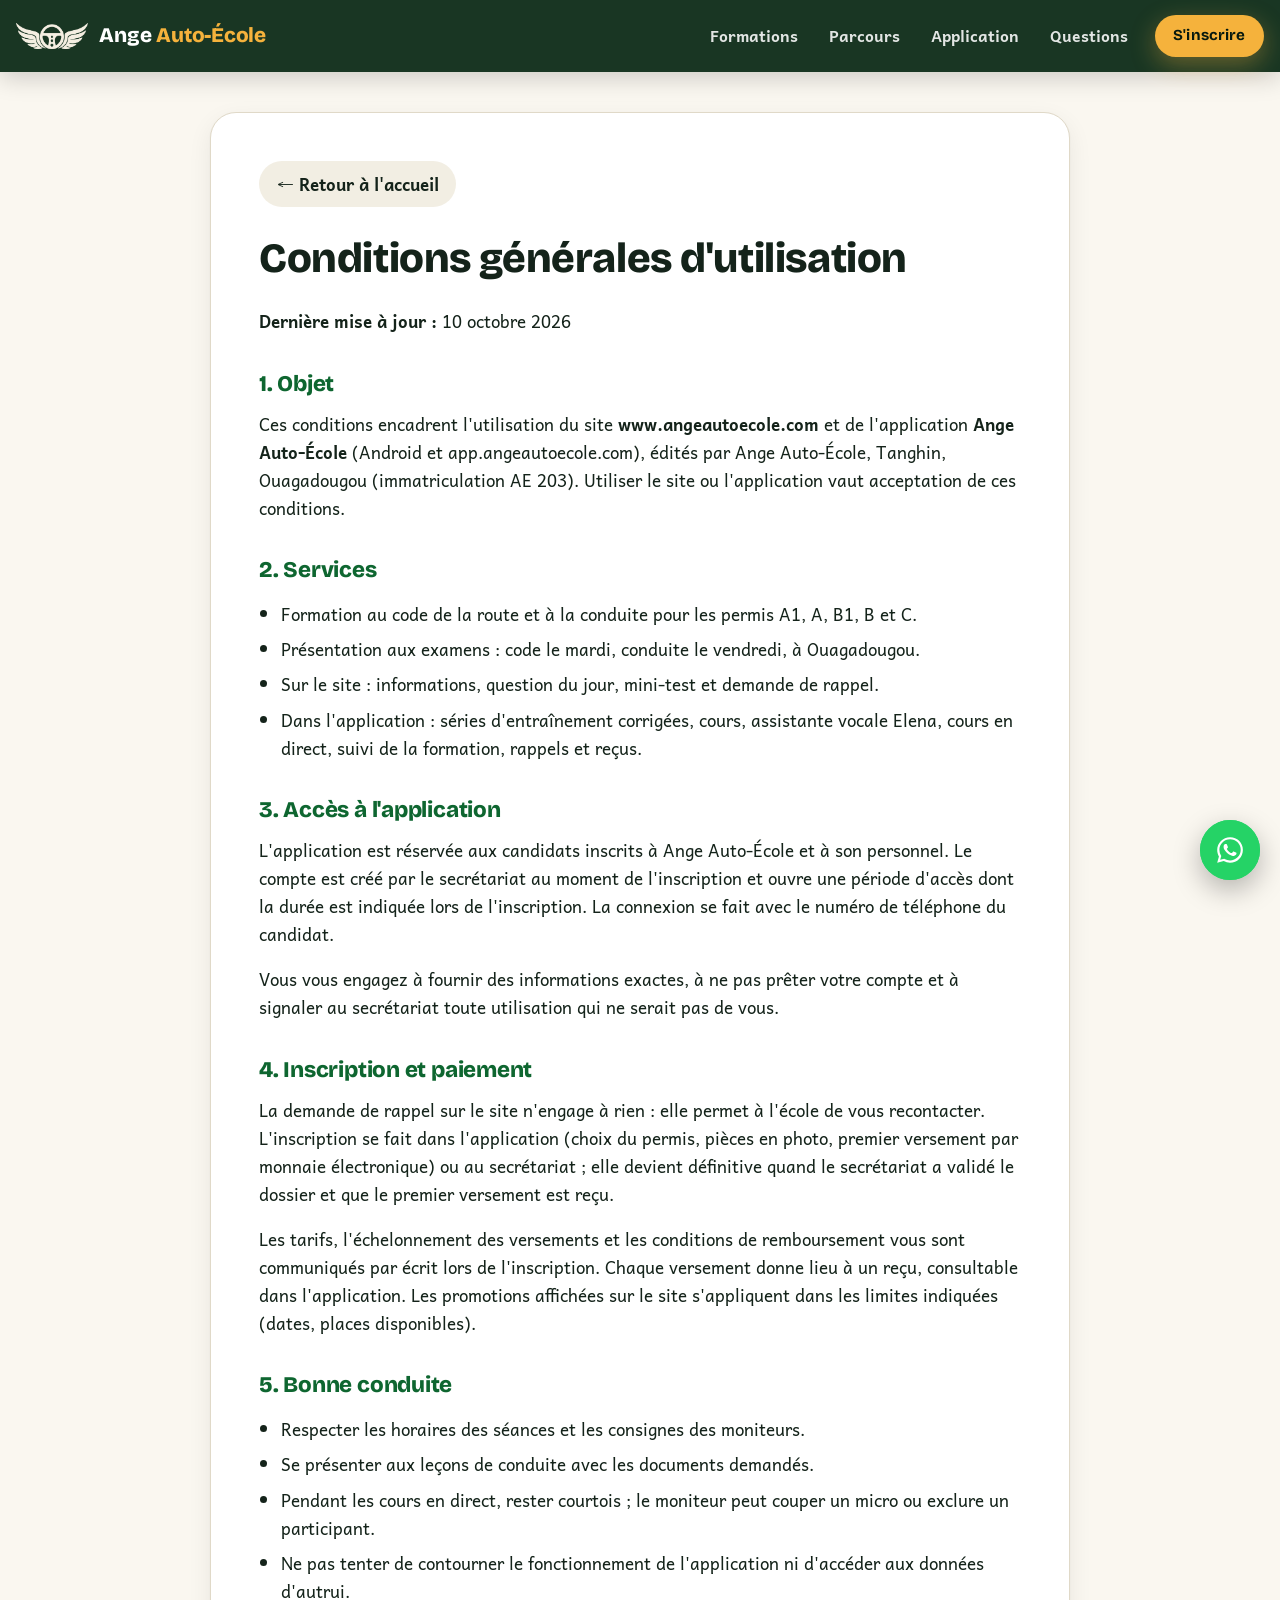
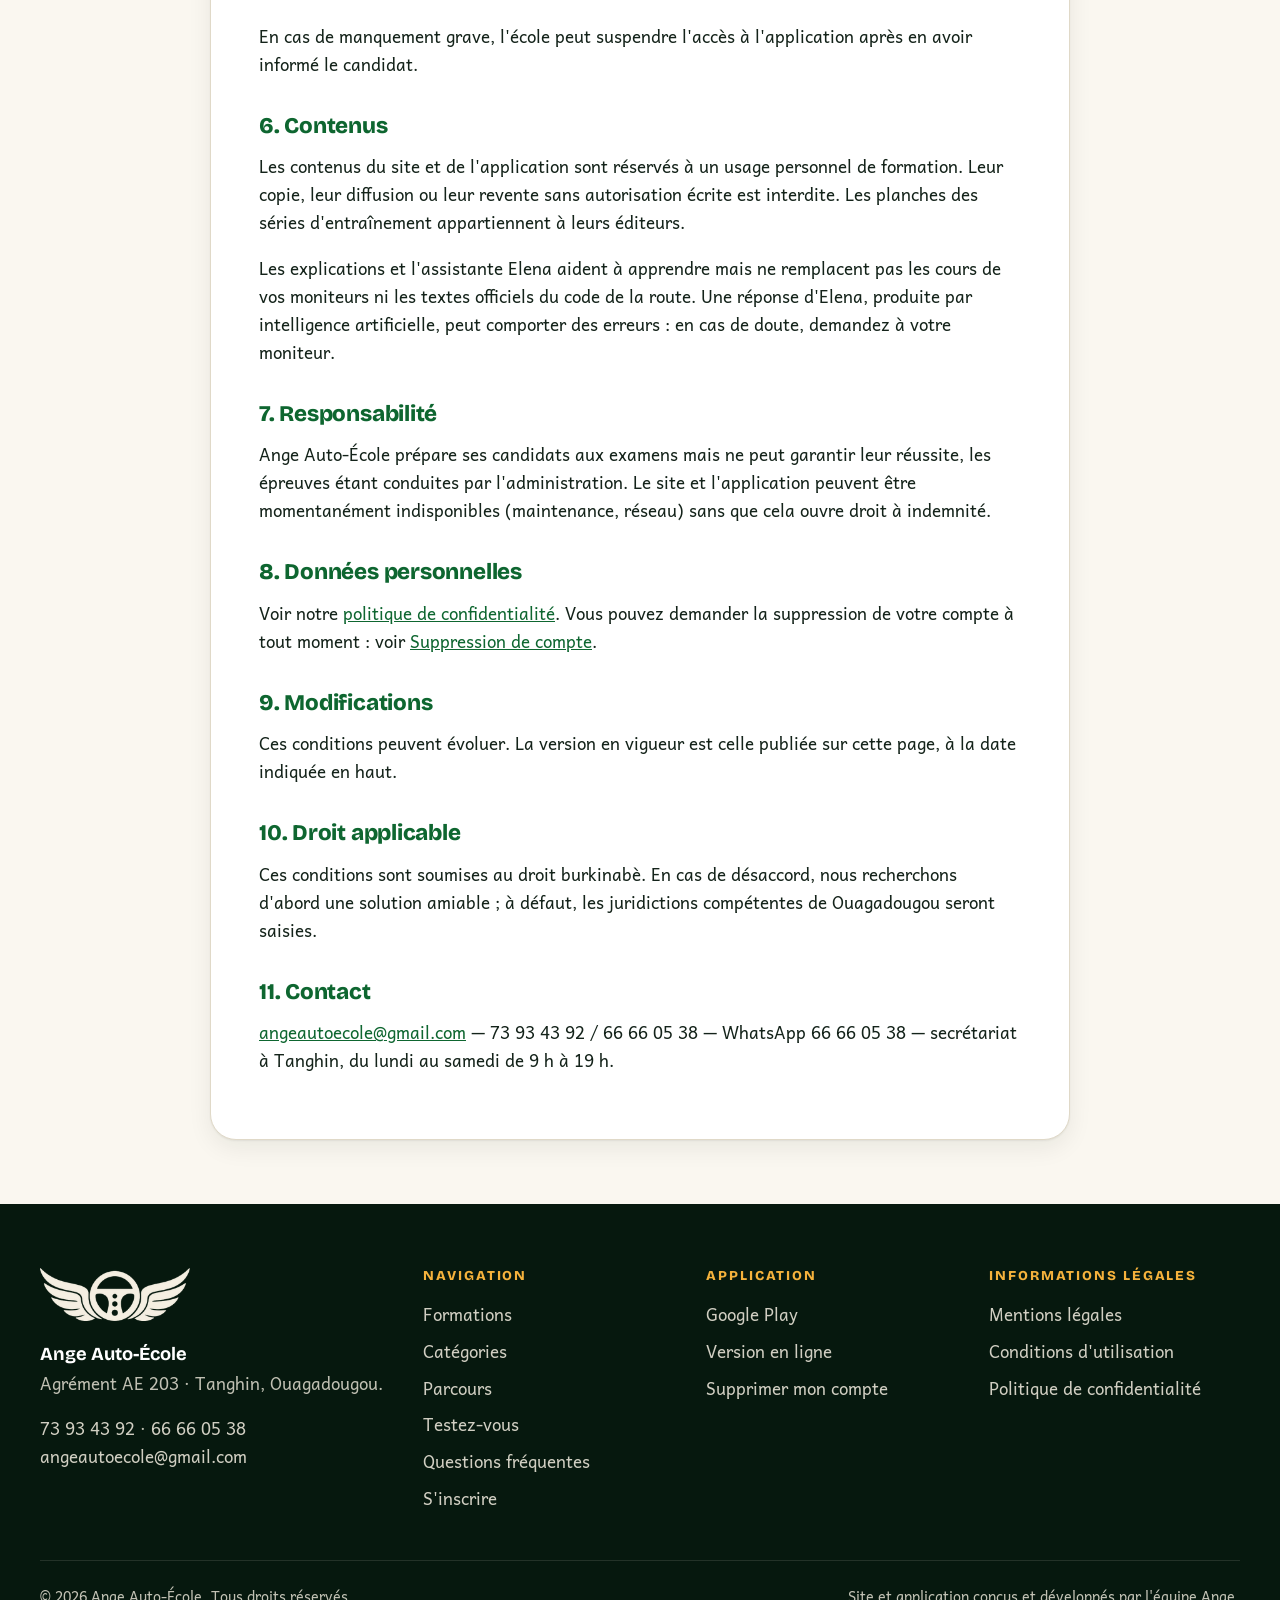
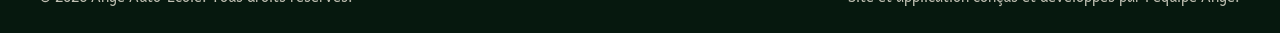
<file: conditions-utilisation.html>
<!DOCTYPE html>
<html lang="fr">
<head>
    <meta charset="UTF-8">
    <meta name="viewport" content="width=device-width, initial-scale=1.0">
    <meta name="description" content="Conditions d'utilisation d'Ange Auto-École - Règles et réglements régissant l'utilisation de nos services. Contact: angeautoecole@gmail.com, 73934392, 66660538, WhatsApp: 66660538">
    <title>Conditions d'Utilisation - Ange Auto-École</title>
    <link rel="canonical" href="https://www.angeautoecole.com/conditions-utilisation.html">
    <meta name="theme-color" content="#0b2a17">
    <meta name="color-scheme" content="light dark">
    <link rel="icon" href="favicon.ico" sizes="any">
    <link rel="icon" type="image/png" sizes="32x32" href="assets/icons/roue-32.png">
    <link rel="icon" type="image/png" sizes="16x16" href="assets/icons/roue-16.png">
    <link rel="apple-touch-icon" href="assets/icons/roue-apple-180.png">
    <link rel="preconnect" href="https://fonts.googleapis.com">
    <link rel="preconnect" href="https://fonts.gstatic.com" crossorigin>
    <link href="https://fonts.googleapis.com/css2?family=Andika:wght@400;700&family=Bricolage+Grotesque:opsz,wght@12..96,600;12..96,700;12..96,800&display=swap" rel="stylesheet">
    <link rel="stylesheet" href="styles.css?v=8">
    <script>document.documentElement.classList.add('js');</script>
</head>
<body class="page-simple">
    <a class="lien-evitement" href="#contenu">Aller au contenu</a>
    <header class="entete">
        <nav class="entete__barre" aria-label="Navigation principale">
            <a class="marque" href="index.html" aria-label="Ange Auto-École, accueil">
                <span class="marque__logo" aria-hidden="true"></span>
                <span class="marque__nom">Ange <span>Auto-École</span></span>
            </a>
            <button class="burger" type="button" aria-expanded="false" aria-controls="menu" aria-label="Ouvrir le menu">
                <span></span><span></span><span></span>
            </button>
            <ul class="menu" id="menu">
                <li><a href="index.html#formations">Formations</a></li>
                <li><a href="index.html#parcours">Parcours</a></li>
                <li><a href="index.html#application">Application</a></li>
                <li><a href="index.html#faq">Questions</a></li>
                <li class="menu__cta"><a class="bouton bouton--or bouton--petit" href="index.html#contact">S'inscrire</a></li>
            </ul>
        </nav>
    </header>

    <main id="contenu">
        <div class="legal-page">
            <a href="index.html" class="back-button">← Retour à l'accueil</a>

            <h1>Conditions générales d'utilisation</h1>
            <p><strong>Dernière mise à jour :</strong> 10 octobre 2026</p>

            <h2>1. Objet</h2>
            <p>Ces conditions encadrent l'utilisation du site <strong>www.angeautoecole.com</strong> et de l'application <strong>Ange Auto-École</strong> (Android et app.angeautoecole.com), édités par Ange Auto-École, Tanghin, Ouagadougou (immatriculation AE 203). Utiliser le site ou l'application vaut acceptation de ces conditions.</p>

            <h2>2. Services</h2>
            <ul>
                <li>Formation au code de la route et à la conduite pour les permis A1, A, B1, B et C.</li>
                <li>Présentation aux examens : code le mardi, conduite le vendredi, à Ouagadougou.</li>
                <li>Sur le site : informations, question du jour, mini-test et demande de rappel.</li>
                <li>Dans l'application : séries d'entraînement corrigées, cours, assistante vocale Elena, cours en direct, suivi de la formation, rappels et reçus.</li>
            </ul>

            <h2>3. Accès à l'application</h2>
            <p>L'application est réservée aux candidats inscrits à Ange Auto-École et à son personnel. Le compte est créé par le secrétariat au moment de l'inscription et ouvre une période d'accès dont la durée est indiquée lors de l'inscription. La connexion se fait avec le numéro de téléphone du candidat.</p>
            <p>Vous vous engagez à fournir des informations exactes, à ne pas prêter votre compte et à signaler au secrétariat toute utilisation qui ne serait pas de vous.</p>

            <h2>4. Inscription et paiement</h2>
            <p>La demande de rappel sur le site n'engage à rien : elle permet à l'école de vous recontacter. L'inscription se fait dans l'application (choix du permis, pièces en photo, premier versement par monnaie électronique) ou au secrétariat ; elle devient définitive quand le secrétariat a validé le dossier et que le premier versement est reçu.</p>
            <p>Les tarifs, l'échelonnement des versements et les conditions de remboursement vous sont communiqués par écrit lors de l'inscription. Chaque versement donne lieu à un reçu, consultable dans l'application. Les promotions affichées sur le site s'appliquent dans les limites indiquées (dates, places disponibles).</p>

            <h2>5. Bonne conduite</h2>
            <ul>
                <li>Respecter les horaires des séances et les consignes des moniteurs.</li>
                <li>Se présenter aux leçons de conduite avec les documents demandés.</li>
                <li>Pendant les cours en direct, rester courtois ; le moniteur peut couper un micro ou exclure un participant.</li>
                <li>Ne pas tenter de contourner le fonctionnement de l'application ni d'accéder aux données d'autrui.</li>
            </ul>
            <p>En cas de manquement grave, l'école peut suspendre l'accès à l'application après en avoir informé le candidat.</p>

            <h2>6. Contenus</h2>
            <p>Les contenus du site et de l'application sont réservés à un usage personnel de formation. Leur copie, leur diffusion ou leur revente sans autorisation écrite est interdite. Les planches des séries d'entraînement appartiennent à leurs éditeurs.</p>
            <p>Les explications et l'assistante Elena aident à apprendre mais ne remplacent pas les cours de vos moniteurs ni les textes officiels du code de la route. Une réponse d'Elena, produite par intelligence artificielle, peut comporter des erreurs : en cas de doute, demandez à votre moniteur.</p>

            <h2>7. Responsabilité</h2>
            <p>Ange Auto-École prépare ses candidats aux examens mais ne peut garantir leur réussite, les épreuves étant conduites par l'administration. Le site et l'application peuvent être momentanément indisponibles (maintenance, réseau) sans que cela ouvre droit à indemnité.</p>

            <h2>8. Données personnelles</h2>
            <p>Voir notre <a href="politique-confidentialite.html">politique de confidentialité</a>. Vous pouvez demander la suppression de votre compte à tout moment : voir <a href="suppression-compte.html">Suppression de compte</a>.</p>

            <h2>9. Modifications</h2>
            <p>Ces conditions peuvent évoluer. La version en vigueur est celle publiée sur cette page, à la date indiquée en haut.</p>

            <h2>10. Droit applicable</h2>
            <p>Ces conditions sont soumises au droit burkinabè. En cas de désaccord, nous recherchons d'abord une solution amiable ; à défaut, les juridictions compétentes de Ouagadougou seront saisies.</p>

            <h2>11. Contact</h2>
            <p><a href="mailto:angeautoecole@gmail.com">angeautoecole@gmail.com</a> — 73 93 43 92 / 66 66 05 38 — WhatsApp 66 66 05 38 — secrétariat à Tanghin, du lundi au samedi de 9 h à 19 h.</p>
        </div>
    </main>

    <!--PIED-->
    <footer class="pied">
        <div class="conteneur pied__grille">
            <div class="pied__marque">
                <span class="pied__logo" role="img" aria-label="Logo Ange Auto-École : la roue ailée"></span>
                <p><strong>Ange Auto-École</strong><br>Agrément AE 203 · Tanghin, Ouagadougou.</p>
                <p class="pied__contacts"><a href="tel:+22673934392">73 93 43 92</a> · <a href="tel:+22666660538">66 66 05 38</a><br><a href="mailto:angeautoecole@gmail.com">angeautoecole@gmail.com</a></p>
            </div>
            <div>
                <h2 class="pied__titre">Navigation</h2>
                <ul>
                    <li><a href="index.html#formations">Formations</a></li>
                    <li><a href="index.html#categories">Catégories</a></li>
                    <li><a href="index.html#parcours">Parcours</a></li>
                    <li><a href="index.html#test">Testez-vous</a></li>
                    <li><a href="index.html#faq">Questions fréquentes</a></li>
                    <li><a href="index.html#contact">S'inscrire</a></li>
                </ul>
            </div>
            <div>
                <h2 class="pied__titre">Application</h2>
                <ul>
                    <li><a href="https://play.google.com/store/apps/details?id=com.angeautoecole.app" target="_blank" rel="noopener">Google Play</a></li>
                    <li><a href="https://app.angeautoecole.com/" target="_blank" rel="noopener">Version en ligne</a></li>
                    <li><a href="suppression-compte.html">Supprimer mon compte</a></li>
                </ul>
            </div>
            <div>
                <h2 class="pied__titre">Informations légales</h2>
                <ul>
                    <li><a href="mentions-legales.html">Mentions légales</a></li>
                    <li><a href="conditions-utilisation.html">Conditions d'utilisation</a></li>
                    <li><a href="politique-confidentialite.html">Politique de confidentialité</a></li>
                </ul>
            </div>
        </div>
        <div class="conteneur pied__bas">
            <p>© 2026 Ange Auto-École. Tous droits réservés.</p>
            <p>Site et application conçus et développés par l'équipe Ange.</p>
        </div>
    </footer>

    <a href="https://wa.me/22666660538?text=Bonjour%2C%20je%20souhaite%20des%20informations%20sur%20les%20formations%20d%27Ange%20Auto-%C3%89cole." class="whatsapp-flottant" target="_blank" rel="noopener" aria-label="Contactez-nous sur WhatsApp">
        <svg aria-hidden="true"><use href="#i-whatsapp"></use></svg>
    </a>

    <!--ICONES-->
    <svg xmlns="http://www.w3.org/2000/svg" class="sprite" aria-hidden="true">
        <symbol id="i-whatsapp" viewBox="0 0 32 32"><path fill="currentColor" stroke="none" d="M16.04 3.2C8.96 3.2 3.2 8.96 3.2 16.04c0 2.27.6 4.48 1.73 6.43L3.2 28.8l6.5-1.7a12.8 12.8 0 0 0 6.34 1.64h.01c7.08 0 12.84-5.76 12.84-12.84 0-3.43-1.34-6.65-3.76-9.08a12.75 12.75 0 0 0-9.09-3.62zm0 23.32h-.01a10.66 10.66 0 0 1-5.43-1.49l-.39-.23-4.03 1.06 1.08-3.93-.25-.4a10.63 10.63 0 0 1-1.63-5.69c0-5.88 4.79-10.67 10.67-10.67 2.85 0 5.53 1.11 7.54 3.13a10.6 10.6 0 0 1 3.12 7.55c0 5.88-4.79 10.67-10.67 10.67zm5.85-7.99c-.32-.16-1.9-.94-2.19-1.04-.29-.11-.5-.16-.71.16-.21.32-.82 1.04-1 1.25-.19.21-.37.24-.69.08-.32-.16-1.35-.5-2.58-1.59-.95-.85-1.6-1.9-1.78-2.22-.19-.32-.02-.49.14-.65.14-.14.32-.37.48-.56.16-.19.21-.32.32-.53.11-.21.05-.4-.03-.56-.08-.16-.71-1.72-.98-2.35-.26-.62-.52-.54-.71-.55l-.61-.01c-.21 0-.56.08-.85.4-.29.32-1.11 1.09-1.11 2.65s1.14 3.08 1.3 3.29c.16.21 2.24 3.42 5.43 4.8.76.33 1.35.52 1.81.67.76.24 1.45.21 2 .13.61-.09 1.9-.78 2.16-1.53.27-.75.27-1.39.19-1.53-.08-.13-.29-.21-.61-.37z"/></symbol>
        <symbol id="i-livre" viewBox="0 0 24 24"><path d="M4 19V5.5A2.5 2.5 0 0 1 6.5 3H20v14H6.5A2.5 2.5 0 0 0 4 19.5 2.5 2.5 0 0 0 6.5 22H20v-5"/><path d="M8 7.5h8M8 11h5"/></symbol>
        <symbol id="i-volant" viewBox="0 0 24 24"><circle cx="12" cy="12" r="9"/><circle cx="12" cy="12" r="2"/><path d="M3.5 10.5H10M14 10.5h6.5M12 14v7"/></symbol>
        <symbol id="i-diplome" viewBox="0 0 24 24"><path d="M2 9l10-5 10 5-10 5z"/><path d="M6 11v5c0 1.5 3 3 6 3s6-1.5 6-3v-5M22 9v6"/></symbol>
        <symbol id="i-telephone" viewBox="0 0 24 24"><rect x="6" y="2" width="12" height="20" rx="3"/><path d="M10.5 18.5h3"/></symbol>
        <symbol id="i-moto" viewBox="0 0 24 24"><circle cx="5" cy="17" r="3.5"/><circle cx="19" cy="17" r="3.5"/><path d="M5 17h6l3-6h3l2 6M14 11l-2-4H9M15 7h2"/></symbol>
        <symbol id="i-tricycle" viewBox="0 0 24 24"><circle cx="5" cy="18" r="2.5"/><circle cx="18" cy="18" r="2.5"/><path d="M7.5 18h8M3 14.5h18V18M5 14.5L7 9h7l2 5.5M11 9V6"/></symbol>
        <symbol id="i-voiture" viewBox="0 0 24 24"><path d="M5 17H4a1 1 0 0 1-1-1v-3l2-5a2 2 0 0 1 1.9-1.4h10.2A2 2 0 0 1 19 8l2 5v3a1 1 0 0 1-1 1h-1M9 17h6M5 12h14"/><circle cx="7" cy="17" r="2"/><circle cx="17" cy="17" r="2"/></symbol>
        <symbol id="i-camion" viewBox="0 0 24 24"><path d="M2 5h12v11H2zM14 9h4l4 4v3h-8"/><circle cx="6" cy="18" r="2"/><circle cx="18" cy="18" r="2"/></symbol>
        <symbol id="i-check" viewBox="0 0 24 24"><path d="M5 12.5l4.5 4.5L19 7.5"/></symbol>
        <symbol id="i-micro" viewBox="0 0 24 24"><rect x="9" y="2" width="6" height="12" rx="3"/><path d="M5 11a7 7 0 0 0 14 0M12 18v4"/></symbol>
        <symbol id="i-direct" viewBox="0 0 24 24"><rect x="2" y="6" width="14" height="12" rx="2"/><path d="M16 10l6-3v10l-6-3"/></symbol>
        <symbol id="i-ecran" viewBox="0 0 24 24"><rect x="2" y="3" width="20" height="14" rx="2"/><path d="M8 21h8M12 17v4"/></symbol>
        <symbol id="i-play" viewBox="0 0 24 24"><path fill="currentColor" stroke="none" d="M4 2.8v18.4c0 .6.7 1 1.2.7l15.6-9.2c.5-.3.5-1.1 0-1.4L5.2 2.1C4.7 1.8 4 2.2 4 2.8z"/></symbol>
        <symbol id="i-bouclier" viewBox="0 0 24 24"><path d="M12 2l8 3v6c0 5-3.5 9.5-8 11-4.5-1.5-8-6-8-11V5z"/><path d="M8.5 12l2.5 2.5 4.5-5"/></symbol>
        <symbol id="i-moniteur" viewBox="0 0 24 24"><circle cx="9" cy="7" r="3.5"/><path d="M2.5 21v-1.5A5.5 5.5 0 0 1 8 14h2a5.5 5.5 0 0 1 5.5 5.5V21M16 4.5a3.5 3.5 0 0 1 0 6.5M18.5 14.5a5.5 5.5 0 0 1 3 5V21"/></symbol>
        <symbol id="i-appel" viewBox="0 0 24 24"><path d="M5 3h3.5l2 5-2.5 1.5a11 11 0 0 0 6.5 6.5L16 13.5l5 2V19a2 2 0 0 1-2 2A16 16 0 0 1 3 5a2 2 0 0 1 2-2z"/></symbol>
        <symbol id="i-mail" viewBox="0 0 24 24"><rect x="2" y="4" width="20" height="16" rx="2"/><path d="M2.5 5.5L12 13l9.5-7.5"/></symbol>
        <symbol id="i-horloge" viewBox="0 0 24 24"><circle cx="12" cy="12" r="9.5"/><path d="M12 6.5V12l3.5 2"/></symbol>
    </svg>

<script src="script.js?v=8" defer></script>
</body>
</html>
</file>
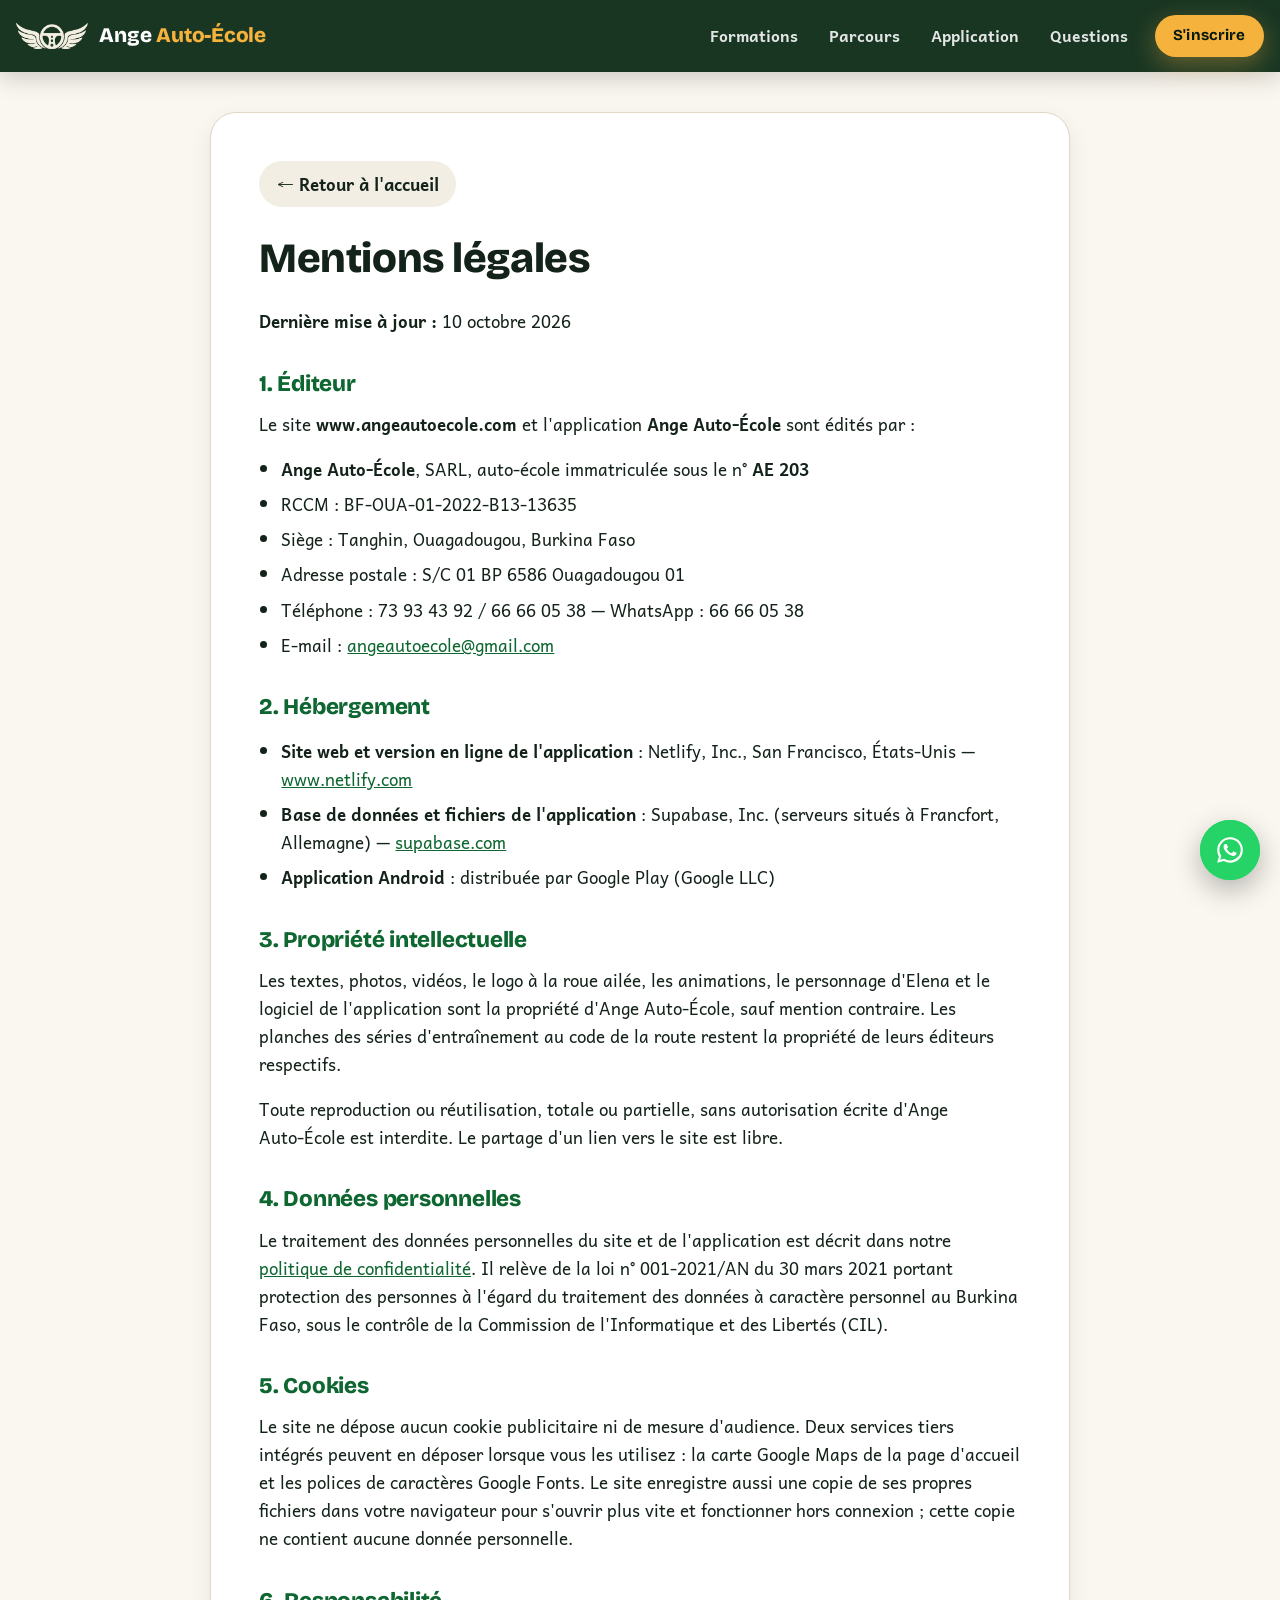
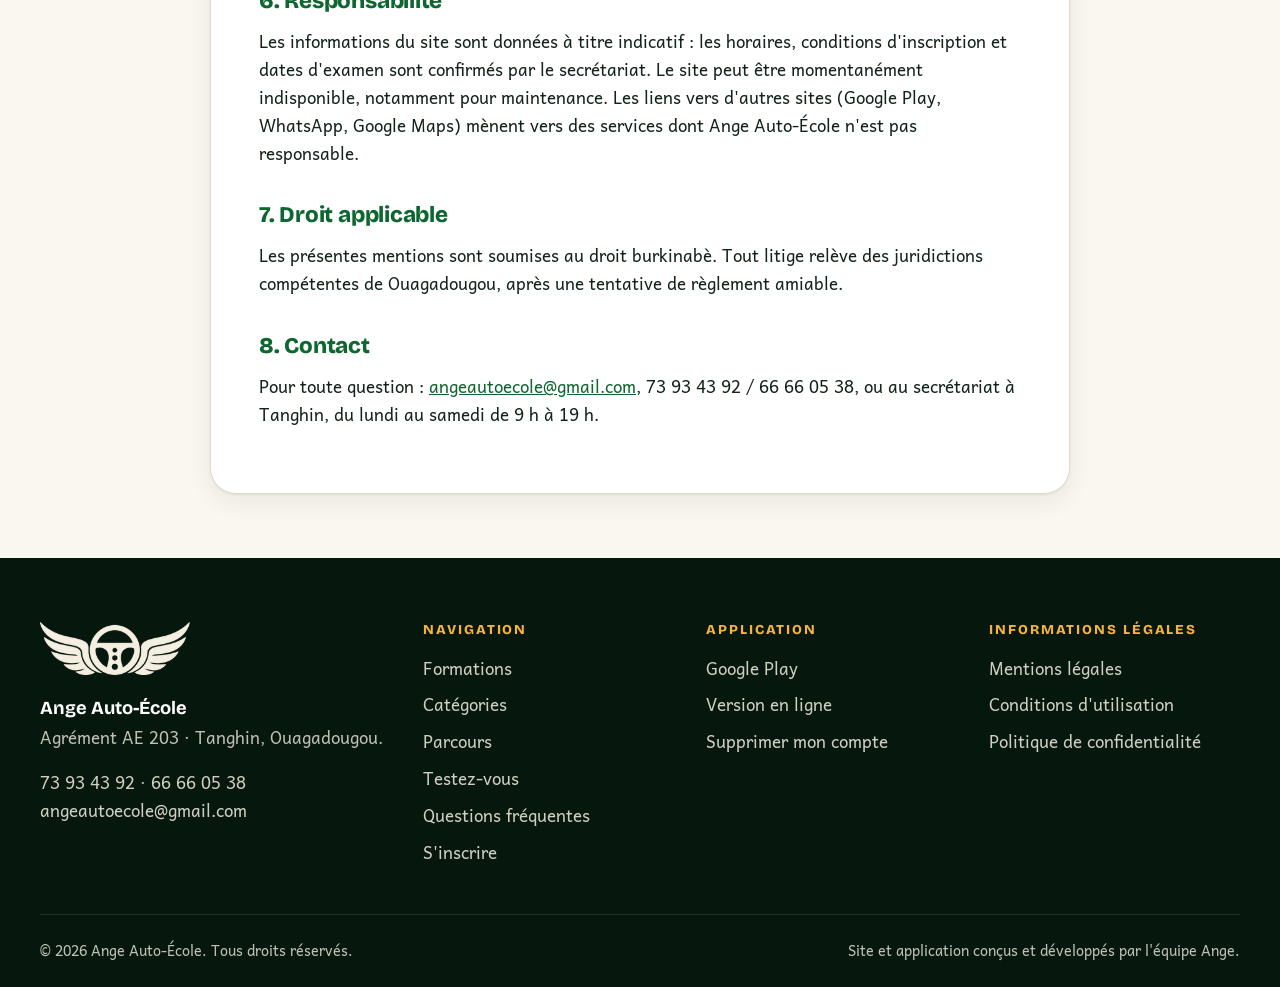
<file: mentions-legales.html>
<!DOCTYPE html>
<html lang="fr">
<head>
    <meta charset="UTF-8">
    <meta name="viewport" content="width=device-width, initial-scale=1.0">
    <meta name="description" content="Mentions légales d'Ange Auto-École - Informations légales sur l'éditeur, l'hébergement et les droits d'auteur. Contact: angeautoecole@gmail.com, 73934392, 66660538, WhatsApp: 66660538">
    <title>Mentions Légales - Ange Auto-École</title>
    <link rel="canonical" href="https://www.angeautoecole.com/mentions-legales.html">
    <meta name="theme-color" content="#0b2a17">
    <meta name="color-scheme" content="light dark">
    <link rel="icon" href="favicon.ico" sizes="any">
    <link rel="icon" type="image/png" sizes="32x32" href="assets/icons/roue-32.png">
    <link rel="icon" type="image/png" sizes="16x16" href="assets/icons/roue-16.png">
    <link rel="apple-touch-icon" href="assets/icons/roue-apple-180.png">
    <link rel="preconnect" href="https://fonts.googleapis.com">
    <link rel="preconnect" href="https://fonts.gstatic.com" crossorigin>
    <link href="https://fonts.googleapis.com/css2?family=Andika:wght@400;700&family=Bricolage+Grotesque:opsz,wght@12..96,600;12..96,700;12..96,800&display=swap" rel="stylesheet">
    <link rel="stylesheet" href="styles.css?v=8">
    <script>document.documentElement.classList.add('js');</script>
</head>
<body class="page-simple">
    <a class="lien-evitement" href="#contenu">Aller au contenu</a>
    <header class="entete">
        <nav class="entete__barre" aria-label="Navigation principale">
            <a class="marque" href="index.html" aria-label="Ange Auto-École, accueil">
                <span class="marque__logo" aria-hidden="true"></span>
                <span class="marque__nom">Ange <span>Auto-École</span></span>
            </a>
            <button class="burger" type="button" aria-expanded="false" aria-controls="menu" aria-label="Ouvrir le menu">
                <span></span><span></span><span></span>
            </button>
            <ul class="menu" id="menu">
                <li><a href="index.html#formations">Formations</a></li>
                <li><a href="index.html#parcours">Parcours</a></li>
                <li><a href="index.html#application">Application</a></li>
                <li><a href="index.html#faq">Questions</a></li>
                <li class="menu__cta"><a class="bouton bouton--or bouton--petit" href="index.html#contact">S'inscrire</a></li>
            </ul>
        </nav>
    </header>

    <main id="contenu">
        <div class="legal-page">
            <a href="index.html" class="back-button">← Retour à l'accueil</a>

            <h1>Mentions légales</h1>
            <p><strong>Dernière mise à jour :</strong> 10 octobre 2026</p>

            <h2>1. Éditeur</h2>
            <p>Le site <strong>www.angeautoecole.com</strong> et l'application <strong>Ange Auto-École</strong> sont édités par :</p>
            <ul>
                <li><strong>Ange Auto-École</strong>, SARL, auto-école immatriculée sous le n° <strong>AE 203</strong></li>
                <li>RCCM : BF-OUA-01-2022-B13-13635</li>
                <li>Siège : Tanghin, Ouagadougou, Burkina Faso</li>
                <li>Adresse postale : S/C 01 BP 6586 Ouagadougou 01</li>
                <li>Téléphone : 73 93 43 92 / 66 66 05 38 — WhatsApp : 66 66 05 38</li>
                <li>E-mail : <a href="mailto:angeautoecole@gmail.com">angeautoecole@gmail.com</a></li>
            </ul>

            <h2>2. Hébergement</h2>
            <ul>
                <li><strong>Site web et version en ligne de l'application</strong> : Netlify, Inc., San Francisco, États-Unis — <a href="https://www.netlify.com" target="_blank" rel="noopener">www.netlify.com</a></li>
                <li><strong>Base de données et fichiers de l'application</strong> : Supabase, Inc. (serveurs situés à Francfort, Allemagne) — <a href="https://supabase.com" target="_blank" rel="noopener">supabase.com</a></li>
                <li><strong>Application Android</strong> : distribuée par Google Play (Google LLC)</li>
            </ul>

            <h2>3. Propriété intellectuelle</h2>
            <p>Les textes, photos, vidéos, le logo à la roue ailée, les animations, le personnage d'Elena et le logiciel de l'application sont la propriété d'Ange Auto-École, sauf mention contraire. Les planches des séries d'entraînement au code de la route restent la propriété de leurs éditeurs respectifs.</p>
            <p>Toute reproduction ou réutilisation, totale ou partielle, sans autorisation écrite d'Ange Auto-École est interdite. Le partage d'un lien vers le site est libre.</p>

            <h2>4. Données personnelles</h2>
            <p>Le traitement des données personnelles du site et de l'application est décrit dans notre <a href="politique-confidentialite.html">politique de confidentialité</a>. Il relève de la loi n° 001-2021/AN du 30 mars 2021 portant protection des personnes à l'égard du traitement des données à caractère personnel au Burkina Faso, sous le contrôle de la Commission de l'Informatique et des Libertés (CIL).</p>

            <h2>5. Cookies</h2>
            <p>Le site ne dépose aucun cookie publicitaire ni de mesure d'audience. Deux services tiers intégrés peuvent en déposer lorsque vous les utilisez : la carte Google Maps de la page d'accueil et les polices de caractères Google Fonts. Le site enregistre aussi une copie de ses propres fichiers dans votre navigateur pour s'ouvrir plus vite et fonctionner hors connexion ; cette copie ne contient aucune donnée personnelle.</p>

            <h2>6. Responsabilité</h2>
            <p>Les informations du site sont données à titre indicatif : les horaires, conditions d'inscription et dates d'examen sont confirmés par le secrétariat. Le site peut être momentanément indisponible, notamment pour maintenance. Les liens vers d'autres sites (Google Play, WhatsApp, Google Maps) mènent vers des services dont Ange Auto-École n'est pas responsable.</p>

            <h2>7. Droit applicable</h2>
            <p>Les présentes mentions sont soumises au droit burkinabè. Tout litige relève des juridictions compétentes de Ouagadougou, après une tentative de règlement amiable.</p>

            <h2>8. Contact</h2>
            <p>Pour toute question : <a href="mailto:angeautoecole@gmail.com">angeautoecole@gmail.com</a>, 73 93 43 92 / 66 66 05 38, ou au secrétariat à Tanghin, du lundi au samedi de 9 h à 19 h.</p>
        </div>
    </main>

    <!--PIED-->
    <footer class="pied">
        <div class="conteneur pied__grille">
            <div class="pied__marque">
                <span class="pied__logo" role="img" aria-label="Logo Ange Auto-École : la roue ailée"></span>
                <p><strong>Ange Auto-École</strong><br>Agrément AE 203 · Tanghin, Ouagadougou.</p>
                <p class="pied__contacts"><a href="tel:+22673934392">73 93 43 92</a> · <a href="tel:+22666660538">66 66 05 38</a><br><a href="mailto:angeautoecole@gmail.com">angeautoecole@gmail.com</a></p>
            </div>
            <div>
                <h2 class="pied__titre">Navigation</h2>
                <ul>
                    <li><a href="index.html#formations">Formations</a></li>
                    <li><a href="index.html#categories">Catégories</a></li>
                    <li><a href="index.html#parcours">Parcours</a></li>
                    <li><a href="index.html#test">Testez-vous</a></li>
                    <li><a href="index.html#faq">Questions fréquentes</a></li>
                    <li><a href="index.html#contact">S'inscrire</a></li>
                </ul>
            </div>
            <div>
                <h2 class="pied__titre">Application</h2>
                <ul>
                    <li><a href="https://play.google.com/store/apps/details?id=com.angeautoecole.app" target="_blank" rel="noopener">Google Play</a></li>
                    <li><a href="https://app.angeautoecole.com/" target="_blank" rel="noopener">Version en ligne</a></li>
                    <li><a href="suppression-compte.html">Supprimer mon compte</a></li>
                </ul>
            </div>
            <div>
                <h2 class="pied__titre">Informations légales</h2>
                <ul>
                    <li><a href="mentions-legales.html">Mentions légales</a></li>
                    <li><a href="conditions-utilisation.html">Conditions d'utilisation</a></li>
                    <li><a href="politique-confidentialite.html">Politique de confidentialité</a></li>
                </ul>
            </div>
        </div>
        <div class="conteneur pied__bas">
            <p>© 2026 Ange Auto-École. Tous droits réservés.</p>
            <p>Site et application conçus et développés par l'équipe Ange.</p>
        </div>
    </footer>

    <a href="https://wa.me/22666660538?text=Bonjour%2C%20je%20souhaite%20des%20informations%20sur%20les%20formations%20d%27Ange%20Auto-%C3%89cole." class="whatsapp-flottant" target="_blank" rel="noopener" aria-label="Contactez-nous sur WhatsApp">
        <svg aria-hidden="true"><use href="#i-whatsapp"></use></svg>
    </a>

    <!--ICONES-->
    <svg xmlns="http://www.w3.org/2000/svg" class="sprite" aria-hidden="true">
        <symbol id="i-whatsapp" viewBox="0 0 32 32"><path fill="currentColor" stroke="none" d="M16.04 3.2C8.96 3.2 3.2 8.96 3.2 16.04c0 2.27.6 4.48 1.73 6.43L3.2 28.8l6.5-1.7a12.8 12.8 0 0 0 6.34 1.64h.01c7.08 0 12.84-5.76 12.84-12.84 0-3.43-1.34-6.65-3.76-9.08a12.75 12.75 0 0 0-9.09-3.62zm0 23.32h-.01a10.66 10.66 0 0 1-5.43-1.49l-.39-.23-4.03 1.06 1.08-3.93-.25-.4a10.63 10.63 0 0 1-1.63-5.69c0-5.88 4.79-10.67 10.67-10.67 2.85 0 5.53 1.11 7.54 3.13a10.6 10.6 0 0 1 3.12 7.55c0 5.88-4.79 10.67-10.67 10.67zm5.85-7.99c-.32-.16-1.9-.94-2.19-1.04-.29-.11-.5-.16-.71.16-.21.32-.82 1.04-1 1.25-.19.21-.37.24-.69.08-.32-.16-1.35-.5-2.58-1.59-.95-.85-1.6-1.9-1.78-2.22-.19-.32-.02-.49.14-.65.14-.14.32-.37.48-.56.16-.19.21-.32.32-.53.11-.21.05-.4-.03-.56-.08-.16-.71-1.72-.98-2.35-.26-.62-.52-.54-.71-.55l-.61-.01c-.21 0-.56.08-.85.4-.29.32-1.11 1.09-1.11 2.65s1.14 3.08 1.3 3.29c.16.21 2.24 3.42 5.43 4.8.76.33 1.35.52 1.81.67.76.24 1.45.21 2 .13.61-.09 1.9-.78 2.16-1.53.27-.75.27-1.39.19-1.53-.08-.13-.29-.21-.61-.37z"/></symbol>
        <symbol id="i-livre" viewBox="0 0 24 24"><path d="M4 19V5.5A2.5 2.5 0 0 1 6.5 3H20v14H6.5A2.5 2.5 0 0 0 4 19.5 2.5 2.5 0 0 0 6.5 22H20v-5"/><path d="M8 7.5h8M8 11h5"/></symbol>
        <symbol id="i-volant" viewBox="0 0 24 24"><circle cx="12" cy="12" r="9"/><circle cx="12" cy="12" r="2"/><path d="M3.5 10.5H10M14 10.5h6.5M12 14v7"/></symbol>
        <symbol id="i-diplome" viewBox="0 0 24 24"><path d="M2 9l10-5 10 5-10 5z"/><path d="M6 11v5c0 1.5 3 3 6 3s6-1.5 6-3v-5M22 9v6"/></symbol>
        <symbol id="i-telephone" viewBox="0 0 24 24"><rect x="6" y="2" width="12" height="20" rx="3"/><path d="M10.5 18.5h3"/></symbol>
        <symbol id="i-moto" viewBox="0 0 24 24"><circle cx="5" cy="17" r="3.5"/><circle cx="19" cy="17" r="3.5"/><path d="M5 17h6l3-6h3l2 6M14 11l-2-4H9M15 7h2"/></symbol>
        <symbol id="i-tricycle" viewBox="0 0 24 24"><circle cx="5" cy="18" r="2.5"/><circle cx="18" cy="18" r="2.5"/><path d="M7.5 18h8M3 14.5h18V18M5 14.5L7 9h7l2 5.5M11 9V6"/></symbol>
        <symbol id="i-voiture" viewBox="0 0 24 24"><path d="M5 17H4a1 1 0 0 1-1-1v-3l2-5a2 2 0 0 1 1.9-1.4h10.2A2 2 0 0 1 19 8l2 5v3a1 1 0 0 1-1 1h-1M9 17h6M5 12h14"/><circle cx="7" cy="17" r="2"/><circle cx="17" cy="17" r="2"/></symbol>
        <symbol id="i-camion" viewBox="0 0 24 24"><path d="M2 5h12v11H2zM14 9h4l4 4v3h-8"/><circle cx="6" cy="18" r="2"/><circle cx="18" cy="18" r="2"/></symbol>
        <symbol id="i-check" viewBox="0 0 24 24"><path d="M5 12.5l4.5 4.5L19 7.5"/></symbol>
        <symbol id="i-micro" viewBox="0 0 24 24"><rect x="9" y="2" width="6" height="12" rx="3"/><path d="M5 11a7 7 0 0 0 14 0M12 18v4"/></symbol>
        <symbol id="i-direct" viewBox="0 0 24 24"><rect x="2" y="6" width="14" height="12" rx="2"/><path d="M16 10l6-3v10l-6-3"/></symbol>
        <symbol id="i-ecran" viewBox="0 0 24 24"><rect x="2" y="3" width="20" height="14" rx="2"/><path d="M8 21h8M12 17v4"/></symbol>
        <symbol id="i-play" viewBox="0 0 24 24"><path fill="currentColor" stroke="none" d="M4 2.8v18.4c0 .6.7 1 1.2.7l15.6-9.2c.5-.3.5-1.1 0-1.4L5.2 2.1C4.7 1.8 4 2.2 4 2.8z"/></symbol>
        <symbol id="i-bouclier" viewBox="0 0 24 24"><path d="M12 2l8 3v6c0 5-3.5 9.5-8 11-4.5-1.5-8-6-8-11V5z"/><path d="M8.5 12l2.5 2.5 4.5-5"/></symbol>
        <symbol id="i-moniteur" viewBox="0 0 24 24"><circle cx="9" cy="7" r="3.5"/><path d="M2.5 21v-1.5A5.5 5.5 0 0 1 8 14h2a5.5 5.5 0 0 1 5.5 5.5V21M16 4.5a3.5 3.5 0 0 1 0 6.5M18.5 14.5a5.5 5.5 0 0 1 3 5V21"/></symbol>
        <symbol id="i-appel" viewBox="0 0 24 24"><path d="M5 3h3.5l2 5-2.5 1.5a11 11 0 0 0 6.5 6.5L16 13.5l5 2V19a2 2 0 0 1-2 2A16 16 0 0 1 3 5a2 2 0 0 1 2-2z"/></symbol>
        <symbol id="i-mail" viewBox="0 0 24 24"><rect x="2" y="4" width="20" height="16" rx="2"/><path d="M2.5 5.5L12 13l9.5-7.5"/></symbol>
        <symbol id="i-horloge" viewBox="0 0 24 24"><circle cx="12" cy="12" r="9.5"/><path d="M12 6.5V12l3.5 2"/></symbol>
    </svg>

<script src="script.js?v=8" defer></script>
</body>
</html>
</file>
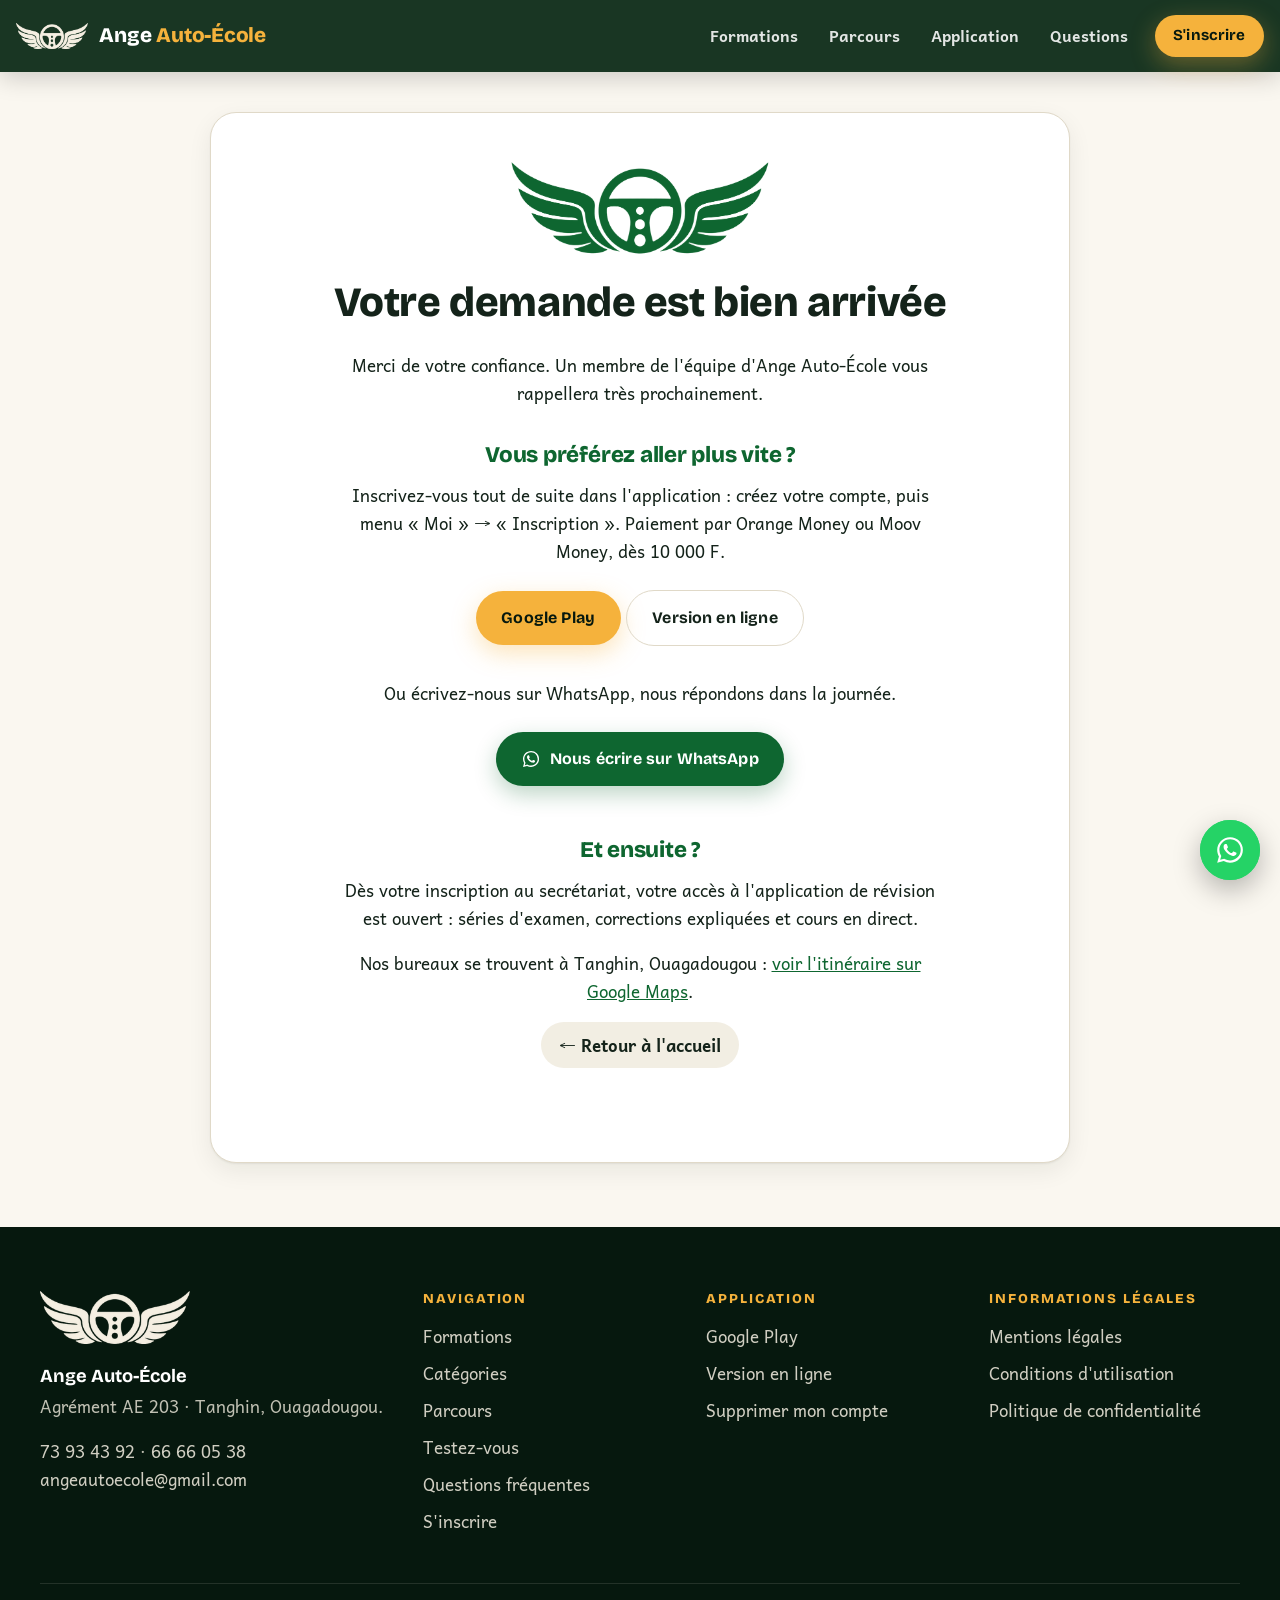
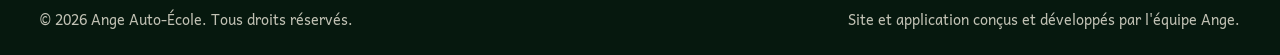
<file: merci.html>
<!DOCTYPE html>
<html lang="fr">
<head>
    <meta charset="UTF-8">
    <meta name="viewport" content="width=device-width, initial-scale=1.0">
    <meta name="robots" content="noindex">
    <meta name="description" content="Votre demande à Ange Auto-École a bien été reçue.">
    <title>Demande reçue - Ange Auto-École</title>
    <link rel="canonical" href="https://www.angeautoecole.com/merci.html">
    <meta name="theme-color" content="#0b2a17">
    <meta name="color-scheme" content="light dark">
    <link rel="icon" href="favicon.ico" sizes="any">
    <link rel="icon" type="image/png" sizes="32x32" href="assets/icons/roue-32.png">
    <link rel="icon" type="image/png" sizes="16x16" href="assets/icons/roue-16.png">
    <link rel="apple-touch-icon" href="assets/icons/roue-apple-180.png">
    <link rel="preconnect" href="https://fonts.googleapis.com">
    <link rel="preconnect" href="https://fonts.gstatic.com" crossorigin>
    <link href="https://fonts.googleapis.com/css2?family=Andika:wght@400;700&family=Bricolage+Grotesque:opsz,wght@12..96,600;12..96,700;12..96,800&display=swap" rel="stylesheet">
    <link rel="stylesheet" href="styles.css?v=8">
    <script>document.documentElement.classList.add('js');</script>
</head>
<body class="page-simple">
    <a class="lien-evitement" href="#contenu">Aller au contenu</a>
    <header class="entete">
        <nav class="entete__barre" aria-label="Navigation principale">
            <a class="marque" href="index.html" aria-label="Ange Auto-École, accueil">
                <span class="marque__logo" aria-hidden="true"></span>
                <span class="marque__nom">Ange <span>Auto-École</span></span>
            </a>
            <button class="burger" type="button" aria-expanded="false" aria-controls="menu" aria-label="Ouvrir le menu">
                <span></span><span></span><span></span>
            </button>
            <ul class="menu" id="menu">
                <li><a href="index.html#formations">Formations</a></li>
                <li><a href="index.html#parcours">Parcours</a></li>
                <li><a href="index.html#application">Application</a></li>
                <li><a href="index.html#faq">Questions</a></li>
                <li class="menu__cta"><a class="bouton bouton--or bouton--petit" href="index.html#contact">S'inscrire</a></li>
            </ul>
        </nav>
    </header>

    <main id="contenu">
        <div class="legal-page merci-page">
            <div class="embleme embleme--anime" role="img" aria-label="Logo Ange Auto-École : la roue ailée">
                <div class="embleme__aile embleme__aile--gauche">
                    <span class="embleme__calque embleme__calque--haut"></span>
                    <span class="embleme__calque embleme__calque--bas"></span>
                </div>
                <div class="embleme__aile embleme__aile--droite">
                    <span class="embleme__calque embleme__calque--haut"></span>
                    <span class="embleme__calque embleme__calque--bas"></span>
                </div>
                <span class="embleme__calque embleme__calque--volant"></span>
            </div>
            <h1>Votre demande est bien arrivée</h1>
            <p>Merci de votre confiance. Un membre de l'équipe d'Ange Auto-École vous rappellera très prochainement.</p>

            <h2>Vous préférez aller plus vite ?</h2>
            <p>Inscrivez-vous tout de suite dans l'application : créez votre compte, puis menu « Moi » → « Inscription ». Paiement par Orange Money ou Moov Money, dès 10 000 F.</p>
            <p>
                <a class="bouton bouton--or" href="https://play.google.com/store/apps/details?id=com.angeautoecole.app" target="_blank" rel="noopener">Google Play</a>
                <a class="bouton bouton--contour" href="https://app.angeautoecole.com/" target="_blank" rel="noopener">Version en ligne</a>
            </p>
            <p>Ou écrivez-nous sur WhatsApp, nous répondons dans la journée.</p>
            <a class="bouton bouton--vert" href="https://wa.me/22666660538?text=Bonjour%2C%20je%20souhaite%20des%20informations%20sur%20les%20formations%20d%27Ange%20Auto-%C3%89cole." target="_blank" rel="noopener">
                <svg class="icone" aria-hidden="true"><use href="#i-whatsapp"></use></svg>
                Nous écrire sur WhatsApp
            </a>

            <h2>Et ensuite ?</h2>
            <p>Dès votre inscription au secrétariat, votre accès à l'application de révision est ouvert : séries d'examen, corrections expliquées et cours en direct.</p>
            <p>Nos bureaux se trouvent à Tanghin, Ouagadougou&nbsp;: <a href="https://maps.google.com/?cid=18433097318512551533" target="_blank" rel="noopener">voir l'itinéraire sur Google Maps</a>.</p>

            <p><a class="back-button" href="index.html">&larr; Retour à l'accueil</a></p>
        </div>
    </main>

    <!--PIED-->
    <footer class="pied">
        <div class="conteneur pied__grille">
            <div class="pied__marque">
                <span class="pied__logo" role="img" aria-label="Logo Ange Auto-École : la roue ailée"></span>
                <p><strong>Ange Auto-École</strong><br>Agrément AE 203 · Tanghin, Ouagadougou.</p>
                <p class="pied__contacts"><a href="tel:+22673934392">73 93 43 92</a> · <a href="tel:+22666660538">66 66 05 38</a><br><a href="mailto:angeautoecole@gmail.com">angeautoecole@gmail.com</a></p>
            </div>
            <div>
                <h2 class="pied__titre">Navigation</h2>
                <ul>
                    <li><a href="index.html#formations">Formations</a></li>
                    <li><a href="index.html#categories">Catégories</a></li>
                    <li><a href="index.html#parcours">Parcours</a></li>
                    <li><a href="index.html#test">Testez-vous</a></li>
                    <li><a href="index.html#faq">Questions fréquentes</a></li>
                    <li><a href="index.html#contact">S'inscrire</a></li>
                </ul>
            </div>
            <div>
                <h2 class="pied__titre">Application</h2>
                <ul>
                    <li><a href="https://play.google.com/store/apps/details?id=com.angeautoecole.app" target="_blank" rel="noopener">Google Play</a></li>
                    <li><a href="https://app.angeautoecole.com/" target="_blank" rel="noopener">Version en ligne</a></li>
                    <li><a href="suppression-compte.html">Supprimer mon compte</a></li>
                </ul>
            </div>
            <div>
                <h2 class="pied__titre">Informations légales</h2>
                <ul>
                    <li><a href="mentions-legales.html">Mentions légales</a></li>
                    <li><a href="conditions-utilisation.html">Conditions d'utilisation</a></li>
                    <li><a href="politique-confidentialite.html">Politique de confidentialité</a></li>
                </ul>
            </div>
        </div>
        <div class="conteneur pied__bas">
            <p>© 2026 Ange Auto-École. Tous droits réservés.</p>
            <p>Site et application conçus et développés par l'équipe Ange.</p>
        </div>
    </footer>

    <a href="https://wa.me/22666660538?text=Bonjour%2C%20je%20souhaite%20des%20informations%20sur%20les%20formations%20d%27Ange%20Auto-%C3%89cole." class="whatsapp-flottant" target="_blank" rel="noopener" aria-label="Contactez-nous sur WhatsApp">
        <svg aria-hidden="true"><use href="#i-whatsapp"></use></svg>
    </a>

    <!--ICONES-->
    <svg xmlns="http://www.w3.org/2000/svg" class="sprite" aria-hidden="true">
        <symbol id="i-whatsapp" viewBox="0 0 32 32"><path fill="currentColor" stroke="none" d="M16.04 3.2C8.96 3.2 3.2 8.96 3.2 16.04c0 2.27.6 4.48 1.73 6.43L3.2 28.8l6.5-1.7a12.8 12.8 0 0 0 6.34 1.64h.01c7.08 0 12.84-5.76 12.84-12.84 0-3.43-1.34-6.65-3.76-9.08a12.75 12.75 0 0 0-9.09-3.62zm0 23.32h-.01a10.66 10.66 0 0 1-5.43-1.49l-.39-.23-4.03 1.06 1.08-3.93-.25-.4a10.63 10.63 0 0 1-1.63-5.69c0-5.88 4.79-10.67 10.67-10.67 2.85 0 5.53 1.11 7.54 3.13a10.6 10.6 0 0 1 3.12 7.55c0 5.88-4.79 10.67-10.67 10.67zm5.85-7.99c-.32-.16-1.9-.94-2.19-1.04-.29-.11-.5-.16-.71.16-.21.32-.82 1.04-1 1.25-.19.21-.37.24-.69.08-.32-.16-1.35-.5-2.58-1.59-.95-.85-1.6-1.9-1.78-2.22-.19-.32-.02-.49.14-.65.14-.14.32-.37.48-.56.16-.19.21-.32.32-.53.11-.21.05-.4-.03-.56-.08-.16-.71-1.72-.98-2.35-.26-.62-.52-.54-.71-.55l-.61-.01c-.21 0-.56.08-.85.4-.29.32-1.11 1.09-1.11 2.65s1.14 3.08 1.3 3.29c.16.21 2.24 3.42 5.43 4.8.76.33 1.35.52 1.81.67.76.24 1.45.21 2 .13.61-.09 1.9-.78 2.16-1.53.27-.75.27-1.39.19-1.53-.08-.13-.29-.21-.61-.37z"/></symbol>
        <symbol id="i-livre" viewBox="0 0 24 24"><path d="M4 19V5.5A2.5 2.5 0 0 1 6.5 3H20v14H6.5A2.5 2.5 0 0 0 4 19.5 2.5 2.5 0 0 0 6.5 22H20v-5"/><path d="M8 7.5h8M8 11h5"/></symbol>
        <symbol id="i-volant" viewBox="0 0 24 24"><circle cx="12" cy="12" r="9"/><circle cx="12" cy="12" r="2"/><path d="M3.5 10.5H10M14 10.5h6.5M12 14v7"/></symbol>
        <symbol id="i-diplome" viewBox="0 0 24 24"><path d="M2 9l10-5 10 5-10 5z"/><path d="M6 11v5c0 1.5 3 3 6 3s6-1.5 6-3v-5M22 9v6"/></symbol>
        <symbol id="i-telephone" viewBox="0 0 24 24"><rect x="6" y="2" width="12" height="20" rx="3"/><path d="M10.5 18.5h3"/></symbol>
        <symbol id="i-moto" viewBox="0 0 24 24"><circle cx="5" cy="17" r="3.5"/><circle cx="19" cy="17" r="3.5"/><path d="M5 17h6l3-6h3l2 6M14 11l-2-4H9M15 7h2"/></symbol>
        <symbol id="i-tricycle" viewBox="0 0 24 24"><circle cx="5" cy="18" r="2.5"/><circle cx="18" cy="18" r="2.5"/><path d="M7.5 18h8M3 14.5h18V18M5 14.5L7 9h7l2 5.5M11 9V6"/></symbol>
        <symbol id="i-voiture" viewBox="0 0 24 24"><path d="M5 17H4a1 1 0 0 1-1-1v-3l2-5a2 2 0 0 1 1.9-1.4h10.2A2 2 0 0 1 19 8l2 5v3a1 1 0 0 1-1 1h-1M9 17h6M5 12h14"/><circle cx="7" cy="17" r="2"/><circle cx="17" cy="17" r="2"/></symbol>
        <symbol id="i-camion" viewBox="0 0 24 24"><path d="M2 5h12v11H2zM14 9h4l4 4v3h-8"/><circle cx="6" cy="18" r="2"/><circle cx="18" cy="18" r="2"/></symbol>
        <symbol id="i-check" viewBox="0 0 24 24"><path d="M5 12.5l4.5 4.5L19 7.5"/></symbol>
        <symbol id="i-micro" viewBox="0 0 24 24"><rect x="9" y="2" width="6" height="12" rx="3"/><path d="M5 11a7 7 0 0 0 14 0M12 18v4"/></symbol>
        <symbol id="i-direct" viewBox="0 0 24 24"><rect x="2" y="6" width="14" height="12" rx="2"/><path d="M16 10l6-3v10l-6-3"/></symbol>
        <symbol id="i-ecran" viewBox="0 0 24 24"><rect x="2" y="3" width="20" height="14" rx="2"/><path d="M8 21h8M12 17v4"/></symbol>
        <symbol id="i-play" viewBox="0 0 24 24"><path fill="currentColor" stroke="none" d="M4 2.8v18.4c0 .6.7 1 1.2.7l15.6-9.2c.5-.3.5-1.1 0-1.4L5.2 2.1C4.7 1.8 4 2.2 4 2.8z"/></symbol>
        <symbol id="i-bouclier" viewBox="0 0 24 24"><path d="M12 2l8 3v6c0 5-3.5 9.5-8 11-4.5-1.5-8-6-8-11V5z"/><path d="M8.5 12l2.5 2.5 4.5-5"/></symbol>
        <symbol id="i-moniteur" viewBox="0 0 24 24"><circle cx="9" cy="7" r="3.5"/><path d="M2.5 21v-1.5A5.5 5.5 0 0 1 8 14h2a5.5 5.5 0 0 1 5.5 5.5V21M16 4.5a3.5 3.5 0 0 1 0 6.5M18.5 14.5a5.5 5.5 0 0 1 3 5V21"/></symbol>
        <symbol id="i-appel" viewBox="0 0 24 24"><path d="M5 3h3.5l2 5-2.5 1.5a11 11 0 0 0 6.5 6.5L16 13.5l5 2V19a2 2 0 0 1-2 2A16 16 0 0 1 3 5a2 2 0 0 1 2-2z"/></symbol>
        <symbol id="i-mail" viewBox="0 0 24 24"><rect x="2" y="4" width="20" height="16" rx="2"/><path d="M2.5 5.5L12 13l9.5-7.5"/></symbol>
        <symbol id="i-horloge" viewBox="0 0 24 24"><circle cx="12" cy="12" r="9.5"/><path d="M12 6.5V12l3.5 2"/></symbol>
    </svg>

<script src="script.js?v=8" defer></script>
</body>
</html>
</file>
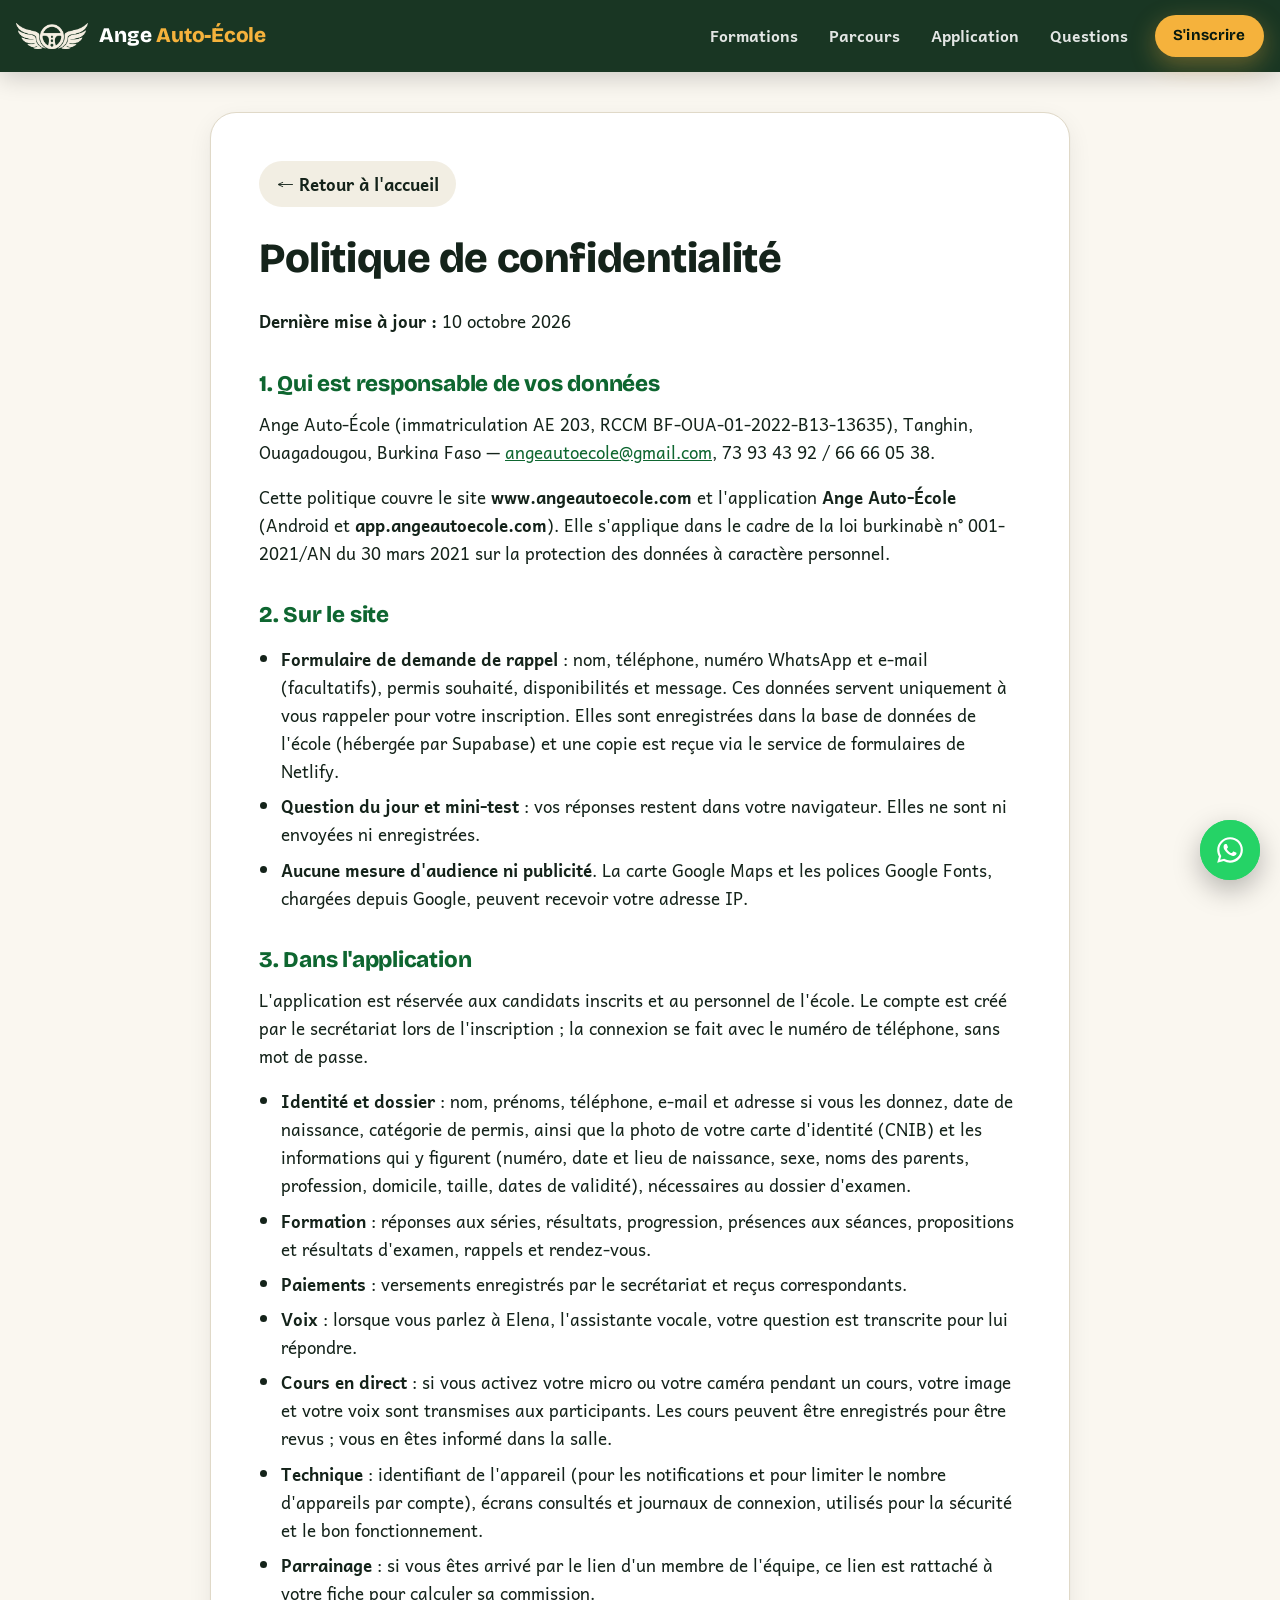
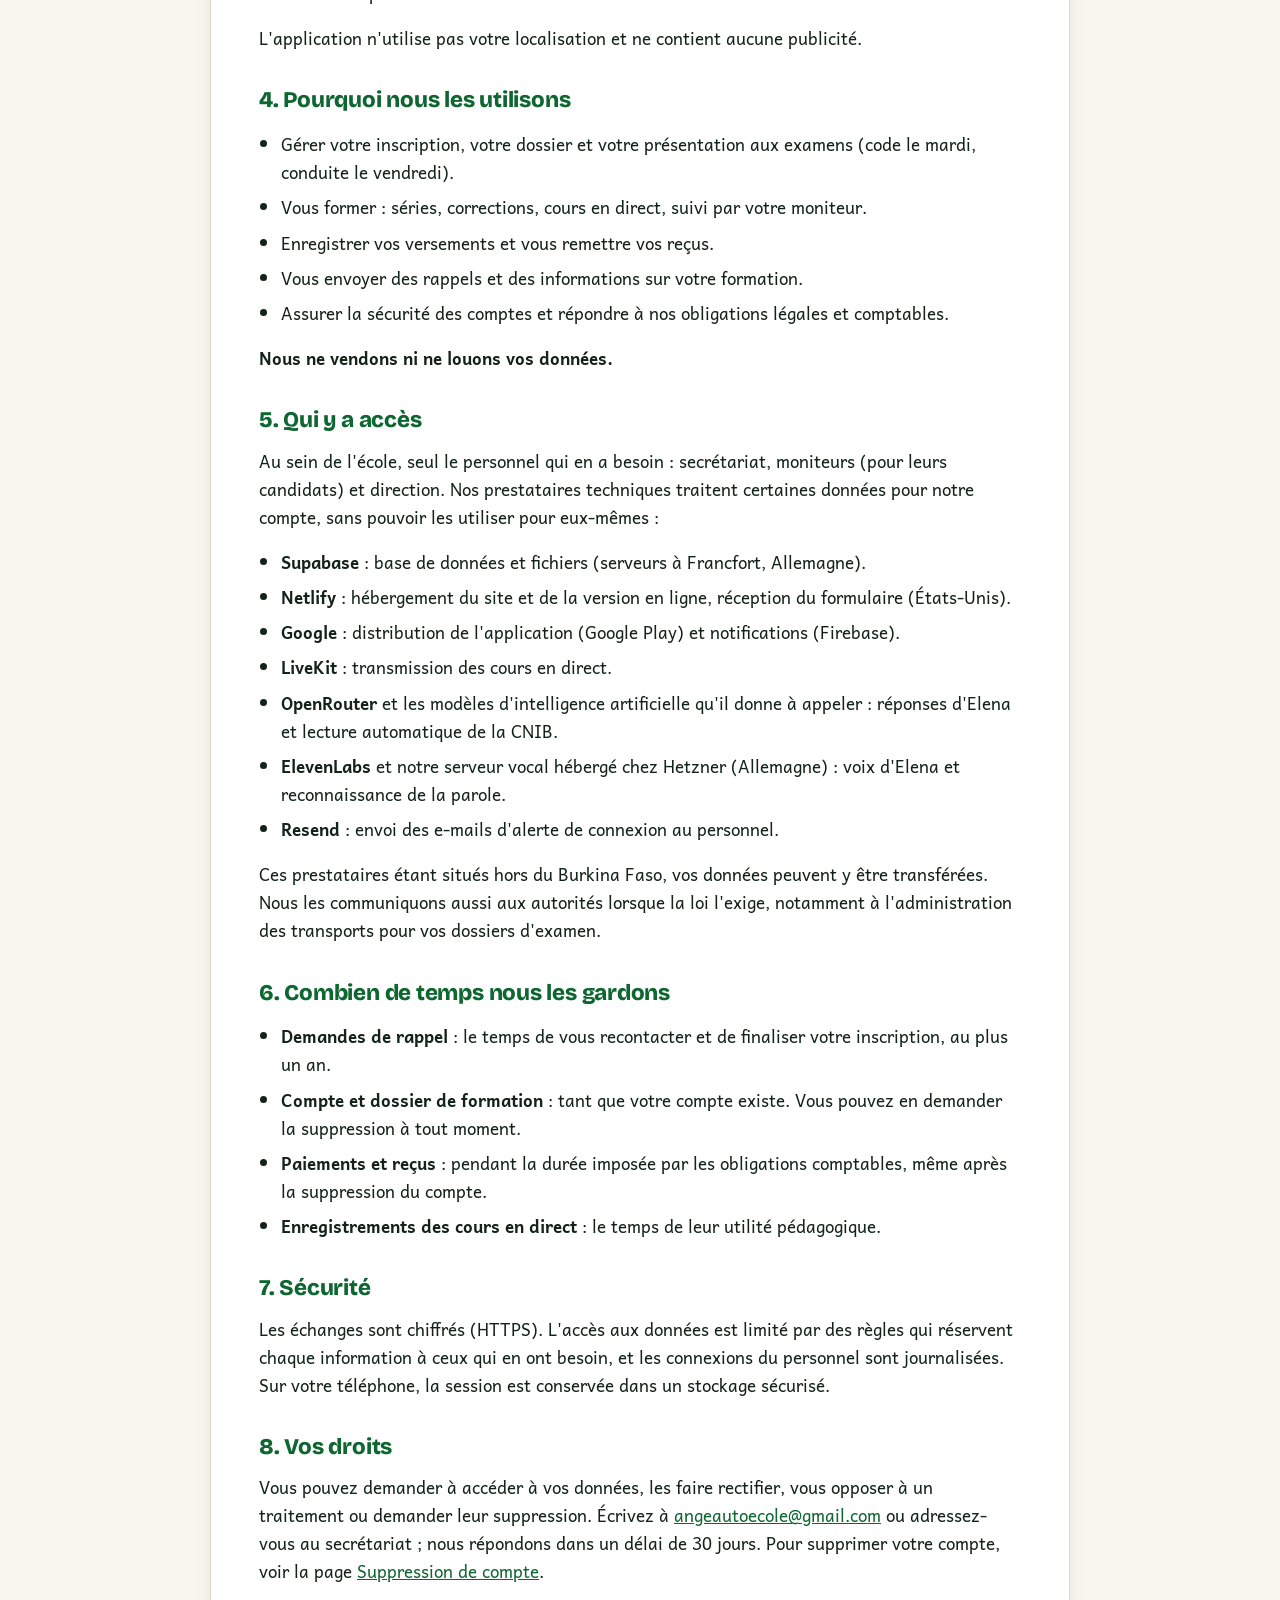
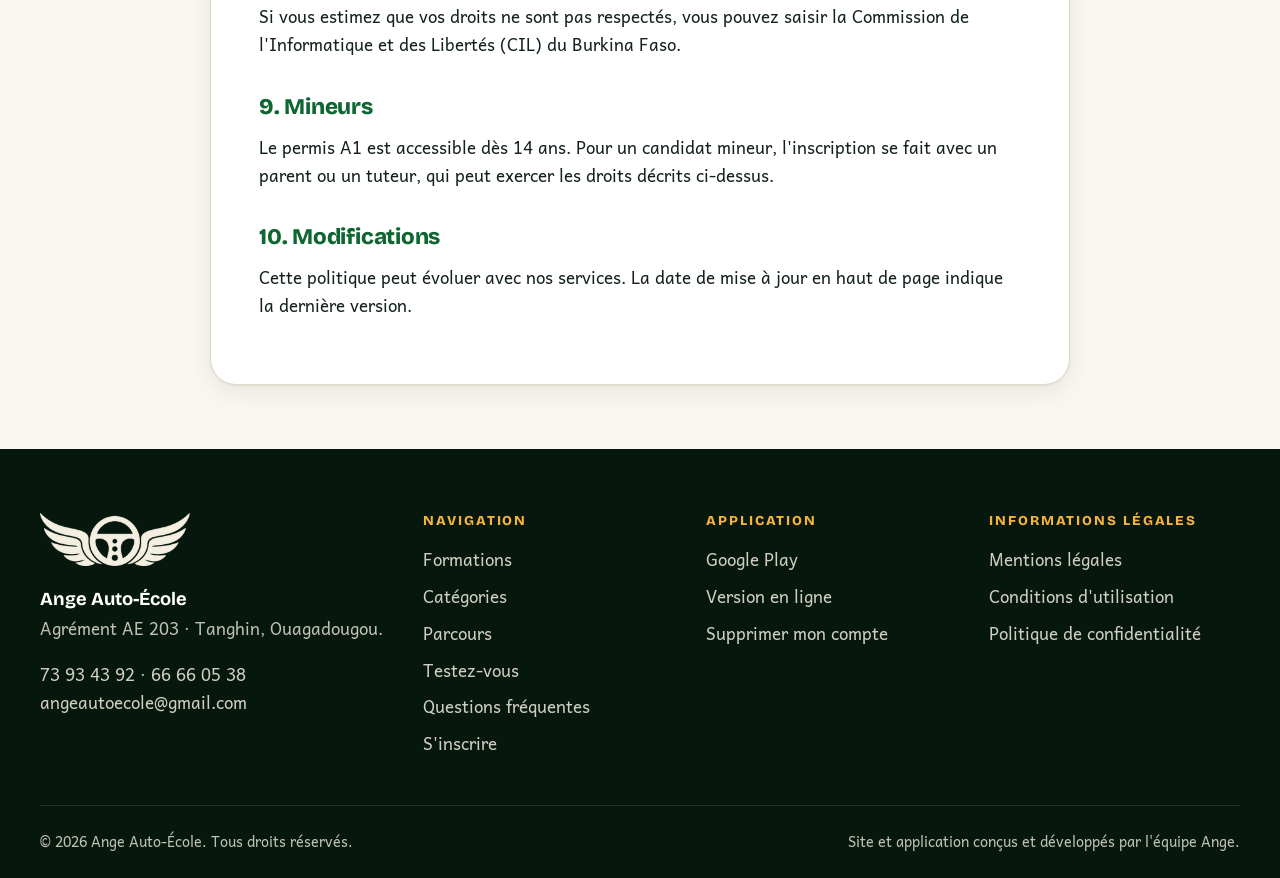
<file: politique-confidentialite.html>
<!DOCTYPE html>
<html lang="fr">
<head>
    <meta charset="UTF-8">
    <meta name="viewport" content="width=device-width, initial-scale=1.0">
    <meta name="description" content="Politique de confidentialité d'Ange Auto-École - Comment nous collectons, utilisons et protégeons vos données personnelles. Contact: angeautoecole@gmail.com, 73934392, 66660538, WhatsApp: 66660538">
    <title>Politique de Confidentialité - Ange Auto-École</title>
    <link rel="canonical" href="https://www.angeautoecole.com/politique-confidentialite.html">
    <meta name="theme-color" content="#0b2a17">
    <meta name="color-scheme" content="light dark">
    <link rel="icon" href="favicon.ico" sizes="any">
    <link rel="icon" type="image/png" sizes="32x32" href="assets/icons/roue-32.png">
    <link rel="icon" type="image/png" sizes="16x16" href="assets/icons/roue-16.png">
    <link rel="apple-touch-icon" href="assets/icons/roue-apple-180.png">
    <link rel="preconnect" href="https://fonts.googleapis.com">
    <link rel="preconnect" href="https://fonts.gstatic.com" crossorigin>
    <link href="https://fonts.googleapis.com/css2?family=Andika:wght@400;700&family=Bricolage+Grotesque:opsz,wght@12..96,600;12..96,700;12..96,800&display=swap" rel="stylesheet">
    <link rel="stylesheet" href="styles.css?v=8">
    <script>document.documentElement.classList.add('js');</script>
</head>
<body class="page-simple">
    <a class="lien-evitement" href="#contenu">Aller au contenu</a>
    <header class="entete">
        <nav class="entete__barre" aria-label="Navigation principale">
            <a class="marque" href="index.html" aria-label="Ange Auto-École, accueil">
                <span class="marque__logo" aria-hidden="true"></span>
                <span class="marque__nom">Ange <span>Auto-École</span></span>
            </a>
            <button class="burger" type="button" aria-expanded="false" aria-controls="menu" aria-label="Ouvrir le menu">
                <span></span><span></span><span></span>
            </button>
            <ul class="menu" id="menu">
                <li><a href="index.html#formations">Formations</a></li>
                <li><a href="index.html#parcours">Parcours</a></li>
                <li><a href="index.html#application">Application</a></li>
                <li><a href="index.html#faq">Questions</a></li>
                <li class="menu__cta"><a class="bouton bouton--or bouton--petit" href="index.html#contact">S'inscrire</a></li>
            </ul>
        </nav>
    </header>

    <main id="contenu">
        <div class="legal-page">
            <a href="index.html" class="back-button">← Retour à l'accueil</a>

            <h1>Politique de confidentialité</h1>
            <p><strong>Dernière mise à jour :</strong> 10 octobre 2026</p>

            <h2>1. Qui est responsable de vos données</h2>
            <p>Ange Auto-École (immatriculation AE 203, RCCM BF-OUA-01-2022-B13-13635), Tanghin, Ouagadougou, Burkina Faso — <a href="mailto:angeautoecole@gmail.com">angeautoecole@gmail.com</a>, 73 93 43 92 / 66 66 05 38.</p>
            <p>Cette politique couvre le site <strong>www.angeautoecole.com</strong> et l'application <strong>Ange Auto-École</strong> (Android et <strong>app.angeautoecole.com</strong>). Elle s'applique dans le cadre de la loi burkinabè n° 001-2021/AN du 30 mars 2021 sur la protection des données à caractère personnel.</p>

            <h2>2. Sur le site</h2>
            <ul>
                <li><strong>Formulaire de demande de rappel</strong> : nom, téléphone, numéro WhatsApp et e-mail (facultatifs), permis souhaité, disponibilités et message. Ces données servent uniquement à vous rappeler pour votre inscription. Elles sont enregistrées dans la base de données de l'école (hébergée par Supabase) et une copie est reçue via le service de formulaires de Netlify.</li>
                <li><strong>Question du jour et mini-test</strong> : vos réponses restent dans votre navigateur. Elles ne sont ni envoyées ni enregistrées.</li>
                <li><strong>Aucune mesure d'audience ni publicité</strong>. La carte Google Maps et les polices Google Fonts, chargées depuis Google, peuvent recevoir votre adresse IP.</li>
            </ul>

            <h2>3. Dans l'application</h2>
            <p>L'application est réservée aux candidats inscrits et au personnel de l'école. Le compte est créé par le secrétariat lors de l'inscription ; la connexion se fait avec le numéro de téléphone, sans mot de passe.</p>
            <ul>
                <li><strong>Identité et dossier</strong> : nom, prénoms, téléphone, e-mail et adresse si vous les donnez, date de naissance, catégorie de permis, ainsi que la photo de votre carte d'identité (CNIB) et les informations qui y figurent (numéro, date et lieu de naissance, sexe, noms des parents, profession, domicile, taille, dates de validité), nécessaires au dossier d'examen.</li>
                <li><strong>Formation</strong> : réponses aux séries, résultats, progression, présences aux séances, propositions et résultats d'examen, rappels et rendez-vous.</li>
                <li><strong>Paiements</strong> : versements enregistrés par le secrétariat et reçus correspondants.</li>
                <li><strong>Voix</strong> : lorsque vous parlez à Elena, l'assistante vocale, votre question est transcrite pour lui répondre.</li>
                <li><strong>Cours en direct</strong> : si vous activez votre micro ou votre caméra pendant un cours, votre image et votre voix sont transmises aux participants. Les cours peuvent être enregistrés pour être revus ; vous en êtes informé dans la salle.</li>
                <li><strong>Technique</strong> : identifiant de l'appareil (pour les notifications et pour limiter le nombre d'appareils par compte), écrans consultés et journaux de connexion, utilisés pour la sécurité et le bon fonctionnement.</li>
                <li><strong>Parrainage</strong> : si vous êtes arrivé par le lien d'un membre de l'équipe, ce lien est rattaché à votre fiche pour calculer sa commission.</li>
            </ul>
            <p>L'application n'utilise pas votre localisation et ne contient aucune publicité.</p>

            <h2>4. Pourquoi nous les utilisons</h2>
            <ul>
                <li>Gérer votre inscription, votre dossier et votre présentation aux examens (code le mardi, conduite le vendredi).</li>
                <li>Vous former : séries, corrections, cours en direct, suivi par votre moniteur.</li>
                <li>Enregistrer vos versements et vous remettre vos reçus.</li>
                <li>Vous envoyer des rappels et des informations sur votre formation.</li>
                <li>Assurer la sécurité des comptes et répondre à nos obligations légales et comptables.</li>
            </ul>
            <p><strong>Nous ne vendons ni ne louons vos données.</strong></p>

            <h2>5. Qui y a accès</h2>
            <p>Au sein de l'école, seul le personnel qui en a besoin : secrétariat, moniteurs (pour leurs candidats) et direction. Nos prestataires techniques traitent certaines données pour notre compte, sans pouvoir les utiliser pour eux-mêmes :</p>
            <ul>
                <li><strong>Supabase</strong> : base de données et fichiers (serveurs à Francfort, Allemagne).</li>
                <li><strong>Netlify</strong> : hébergement du site et de la version en ligne, réception du formulaire (États-Unis).</li>
                <li><strong>Google</strong> : distribution de l'application (Google Play) et notifications (Firebase).</li>
                <li><strong>LiveKit</strong> : transmission des cours en direct.</li>
                <li><strong>OpenRouter</strong> et les modèles d'intelligence artificielle qu'il donne à appeler : réponses d'Elena et lecture automatique de la CNIB.</li>
                <li><strong>ElevenLabs</strong> et notre serveur vocal hébergé chez Hetzner (Allemagne) : voix d'Elena et reconnaissance de la parole.</li>
                <li><strong>Resend</strong> : envoi des e-mails d'alerte de connexion au personnel.</li>
            </ul>
            <p>Ces prestataires étant situés hors du Burkina Faso, vos données peuvent y être transférées. Nous les communiquons aussi aux autorités lorsque la loi l'exige, notamment à l'administration des transports pour vos dossiers d'examen.</p>

            <h2>6. Combien de temps nous les gardons</h2>
            <ul>
                <li><strong>Demandes de rappel</strong> : le temps de vous recontacter et de finaliser votre inscription, au plus un an.</li>
                <li><strong>Compte et dossier de formation</strong> : tant que votre compte existe. Vous pouvez en demander la suppression à tout moment.</li>
                <li><strong>Paiements et reçus</strong> : pendant la durée imposée par les obligations comptables, même après la suppression du compte.</li>
                <li><strong>Enregistrements des cours en direct</strong> : le temps de leur utilité pédagogique.</li>
            </ul>

            <h2>7. Sécurité</h2>
            <p>Les échanges sont chiffrés (HTTPS). L'accès aux données est limité par des règles qui réservent chaque information à ceux qui en ont besoin, et les connexions du personnel sont journalisées. Sur votre téléphone, la session est conservée dans un stockage sécurisé.</p>

            <h2>8. Vos droits</h2>
            <p>Vous pouvez demander à accéder à vos données, les faire rectifier, vous opposer à un traitement ou demander leur suppression. Écrivez à <a href="mailto:angeautoecole@gmail.com">angeautoecole@gmail.com</a> ou adressez-vous au secrétariat ; nous répondons dans un délai de 30 jours. Pour supprimer votre compte, voir la page <a href="suppression-compte.html">Suppression de compte</a>.</p>
            <p>Si vous estimez que vos droits ne sont pas respectés, vous pouvez saisir la Commission de l'Informatique et des Libertés (CIL) du Burkina Faso.</p>

            <h2>9. Mineurs</h2>
            <p>Le permis A1 est accessible dès 14 ans. Pour un candidat mineur, l'inscription se fait avec un parent ou un tuteur, qui peut exercer les droits décrits ci-dessus.</p>

            <h2>10. Modifications</h2>
            <p>Cette politique peut évoluer avec nos services. La date de mise à jour en haut de page indique la dernière version.</p>
        </div>
    </main>

    <!--PIED-->
    <footer class="pied">
        <div class="conteneur pied__grille">
            <div class="pied__marque">
                <span class="pied__logo" role="img" aria-label="Logo Ange Auto-École : la roue ailée"></span>
                <p><strong>Ange Auto-École</strong><br>Agrément AE 203 · Tanghin, Ouagadougou.</p>
                <p class="pied__contacts"><a href="tel:+22673934392">73 93 43 92</a> · <a href="tel:+22666660538">66 66 05 38</a><br><a href="mailto:angeautoecole@gmail.com">angeautoecole@gmail.com</a></p>
            </div>
            <div>
                <h2 class="pied__titre">Navigation</h2>
                <ul>
                    <li><a href="index.html#formations">Formations</a></li>
                    <li><a href="index.html#categories">Catégories</a></li>
                    <li><a href="index.html#parcours">Parcours</a></li>
                    <li><a href="index.html#test">Testez-vous</a></li>
                    <li><a href="index.html#faq">Questions fréquentes</a></li>
                    <li><a href="index.html#contact">S'inscrire</a></li>
                </ul>
            </div>
            <div>
                <h2 class="pied__titre">Application</h2>
                <ul>
                    <li><a href="https://play.google.com/store/apps/details?id=com.angeautoecole.app" target="_blank" rel="noopener">Google Play</a></li>
                    <li><a href="https://app.angeautoecole.com/" target="_blank" rel="noopener">Version en ligne</a></li>
                    <li><a href="suppression-compte.html">Supprimer mon compte</a></li>
                </ul>
            </div>
            <div>
                <h2 class="pied__titre">Informations légales</h2>
                <ul>
                    <li><a href="mentions-legales.html">Mentions légales</a></li>
                    <li><a href="conditions-utilisation.html">Conditions d'utilisation</a></li>
                    <li><a href="politique-confidentialite.html">Politique de confidentialité</a></li>
                </ul>
            </div>
        </div>
        <div class="conteneur pied__bas">
            <p>© 2026 Ange Auto-École. Tous droits réservés.</p>
            <p>Site et application conçus et développés par l'équipe Ange.</p>
        </div>
    </footer>

    <a href="https://wa.me/22666660538?text=Bonjour%2C%20je%20souhaite%20des%20informations%20sur%20les%20formations%20d%27Ange%20Auto-%C3%89cole." class="whatsapp-flottant" target="_blank" rel="noopener" aria-label="Contactez-nous sur WhatsApp">
        <svg aria-hidden="true"><use href="#i-whatsapp"></use></svg>
    </a>

    <!--ICONES-->
    <svg xmlns="http://www.w3.org/2000/svg" class="sprite" aria-hidden="true">
        <symbol id="i-whatsapp" viewBox="0 0 32 32"><path fill="currentColor" stroke="none" d="M16.04 3.2C8.96 3.2 3.2 8.96 3.2 16.04c0 2.27.6 4.48 1.73 6.43L3.2 28.8l6.5-1.7a12.8 12.8 0 0 0 6.34 1.64h.01c7.08 0 12.84-5.76 12.84-12.84 0-3.43-1.34-6.65-3.76-9.08a12.75 12.75 0 0 0-9.09-3.62zm0 23.32h-.01a10.66 10.66 0 0 1-5.43-1.49l-.39-.23-4.03 1.06 1.08-3.93-.25-.4a10.63 10.63 0 0 1-1.63-5.69c0-5.88 4.79-10.67 10.67-10.67 2.85 0 5.53 1.11 7.54 3.13a10.6 10.6 0 0 1 3.12 7.55c0 5.88-4.79 10.67-10.67 10.67zm5.85-7.99c-.32-.16-1.9-.94-2.19-1.04-.29-.11-.5-.16-.71.16-.21.32-.82 1.04-1 1.25-.19.21-.37.24-.69.08-.32-.16-1.35-.5-2.58-1.59-.95-.85-1.6-1.9-1.78-2.22-.19-.32-.02-.49.14-.65.14-.14.32-.37.48-.56.16-.19.21-.32.32-.53.11-.21.05-.4-.03-.56-.08-.16-.71-1.72-.98-2.35-.26-.62-.52-.54-.71-.55l-.61-.01c-.21 0-.56.08-.85.4-.29.32-1.11 1.09-1.11 2.65s1.14 3.08 1.3 3.29c.16.21 2.24 3.42 5.43 4.8.76.33 1.35.52 1.81.67.76.24 1.45.21 2 .13.61-.09 1.9-.78 2.16-1.53.27-.75.27-1.39.19-1.53-.08-.13-.29-.21-.61-.37z"/></symbol>
        <symbol id="i-livre" viewBox="0 0 24 24"><path d="M4 19V5.5A2.5 2.5 0 0 1 6.5 3H20v14H6.5A2.5 2.5 0 0 0 4 19.5 2.5 2.5 0 0 0 6.5 22H20v-5"/><path d="M8 7.5h8M8 11h5"/></symbol>
        <symbol id="i-volant" viewBox="0 0 24 24"><circle cx="12" cy="12" r="9"/><circle cx="12" cy="12" r="2"/><path d="M3.5 10.5H10M14 10.5h6.5M12 14v7"/></symbol>
        <symbol id="i-diplome" viewBox="0 0 24 24"><path d="M2 9l10-5 10 5-10 5z"/><path d="M6 11v5c0 1.5 3 3 6 3s6-1.5 6-3v-5M22 9v6"/></symbol>
        <symbol id="i-telephone" viewBox="0 0 24 24"><rect x="6" y="2" width="12" height="20" rx="3"/><path d="M10.5 18.5h3"/></symbol>
        <symbol id="i-moto" viewBox="0 0 24 24"><circle cx="5" cy="17" r="3.5"/><circle cx="19" cy="17" r="3.5"/><path d="M5 17h6l3-6h3l2 6M14 11l-2-4H9M15 7h2"/></symbol>
        <symbol id="i-tricycle" viewBox="0 0 24 24"><circle cx="5" cy="18" r="2.5"/><circle cx="18" cy="18" r="2.5"/><path d="M7.5 18h8M3 14.5h18V18M5 14.5L7 9h7l2 5.5M11 9V6"/></symbol>
        <symbol id="i-voiture" viewBox="0 0 24 24"><path d="M5 17H4a1 1 0 0 1-1-1v-3l2-5a2 2 0 0 1 1.9-1.4h10.2A2 2 0 0 1 19 8l2 5v3a1 1 0 0 1-1 1h-1M9 17h6M5 12h14"/><circle cx="7" cy="17" r="2"/><circle cx="17" cy="17" r="2"/></symbol>
        <symbol id="i-camion" viewBox="0 0 24 24"><path d="M2 5h12v11H2zM14 9h4l4 4v3h-8"/><circle cx="6" cy="18" r="2"/><circle cx="18" cy="18" r="2"/></symbol>
        <symbol id="i-check" viewBox="0 0 24 24"><path d="M5 12.5l4.5 4.5L19 7.5"/></symbol>
        <symbol id="i-micro" viewBox="0 0 24 24"><rect x="9" y="2" width="6" height="12" rx="3"/><path d="M5 11a7 7 0 0 0 14 0M12 18v4"/></symbol>
        <symbol id="i-direct" viewBox="0 0 24 24"><rect x="2" y="6" width="14" height="12" rx="2"/><path d="M16 10l6-3v10l-6-3"/></symbol>
        <symbol id="i-ecran" viewBox="0 0 24 24"><rect x="2" y="3" width="20" height="14" rx="2"/><path d="M8 21h8M12 17v4"/></symbol>
        <symbol id="i-play" viewBox="0 0 24 24"><path fill="currentColor" stroke="none" d="M4 2.8v18.4c0 .6.7 1 1.2.7l15.6-9.2c.5-.3.5-1.1 0-1.4L5.2 2.1C4.7 1.8 4 2.2 4 2.8z"/></symbol>
        <symbol id="i-bouclier" viewBox="0 0 24 24"><path d="M12 2l8 3v6c0 5-3.5 9.5-8 11-4.5-1.5-8-6-8-11V5z"/><path d="M8.5 12l2.5 2.5 4.5-5"/></symbol>
        <symbol id="i-moniteur" viewBox="0 0 24 24"><circle cx="9" cy="7" r="3.5"/><path d="M2.5 21v-1.5A5.5 5.5 0 0 1 8 14h2a5.5 5.5 0 0 1 5.5 5.5V21M16 4.5a3.5 3.5 0 0 1 0 6.5M18.5 14.5a5.5 5.5 0 0 1 3 5V21"/></symbol>
        <symbol id="i-appel" viewBox="0 0 24 24"><path d="M5 3h3.5l2 5-2.5 1.5a11 11 0 0 0 6.5 6.5L16 13.5l5 2V19a2 2 0 0 1-2 2A16 16 0 0 1 3 5a2 2 0 0 1 2-2z"/></symbol>
        <symbol id="i-mail" viewBox="0 0 24 24"><rect x="2" y="4" width="20" height="16" rx="2"/><path d="M2.5 5.5L12 13l9.5-7.5"/></symbol>
        <symbol id="i-horloge" viewBox="0 0 24 24"><circle cx="12" cy="12" r="9.5"/><path d="M12 6.5V12l3.5 2"/></symbol>
    </svg>

<script src="script.js?v=8" defer></script>
</body>
</html>
</file>
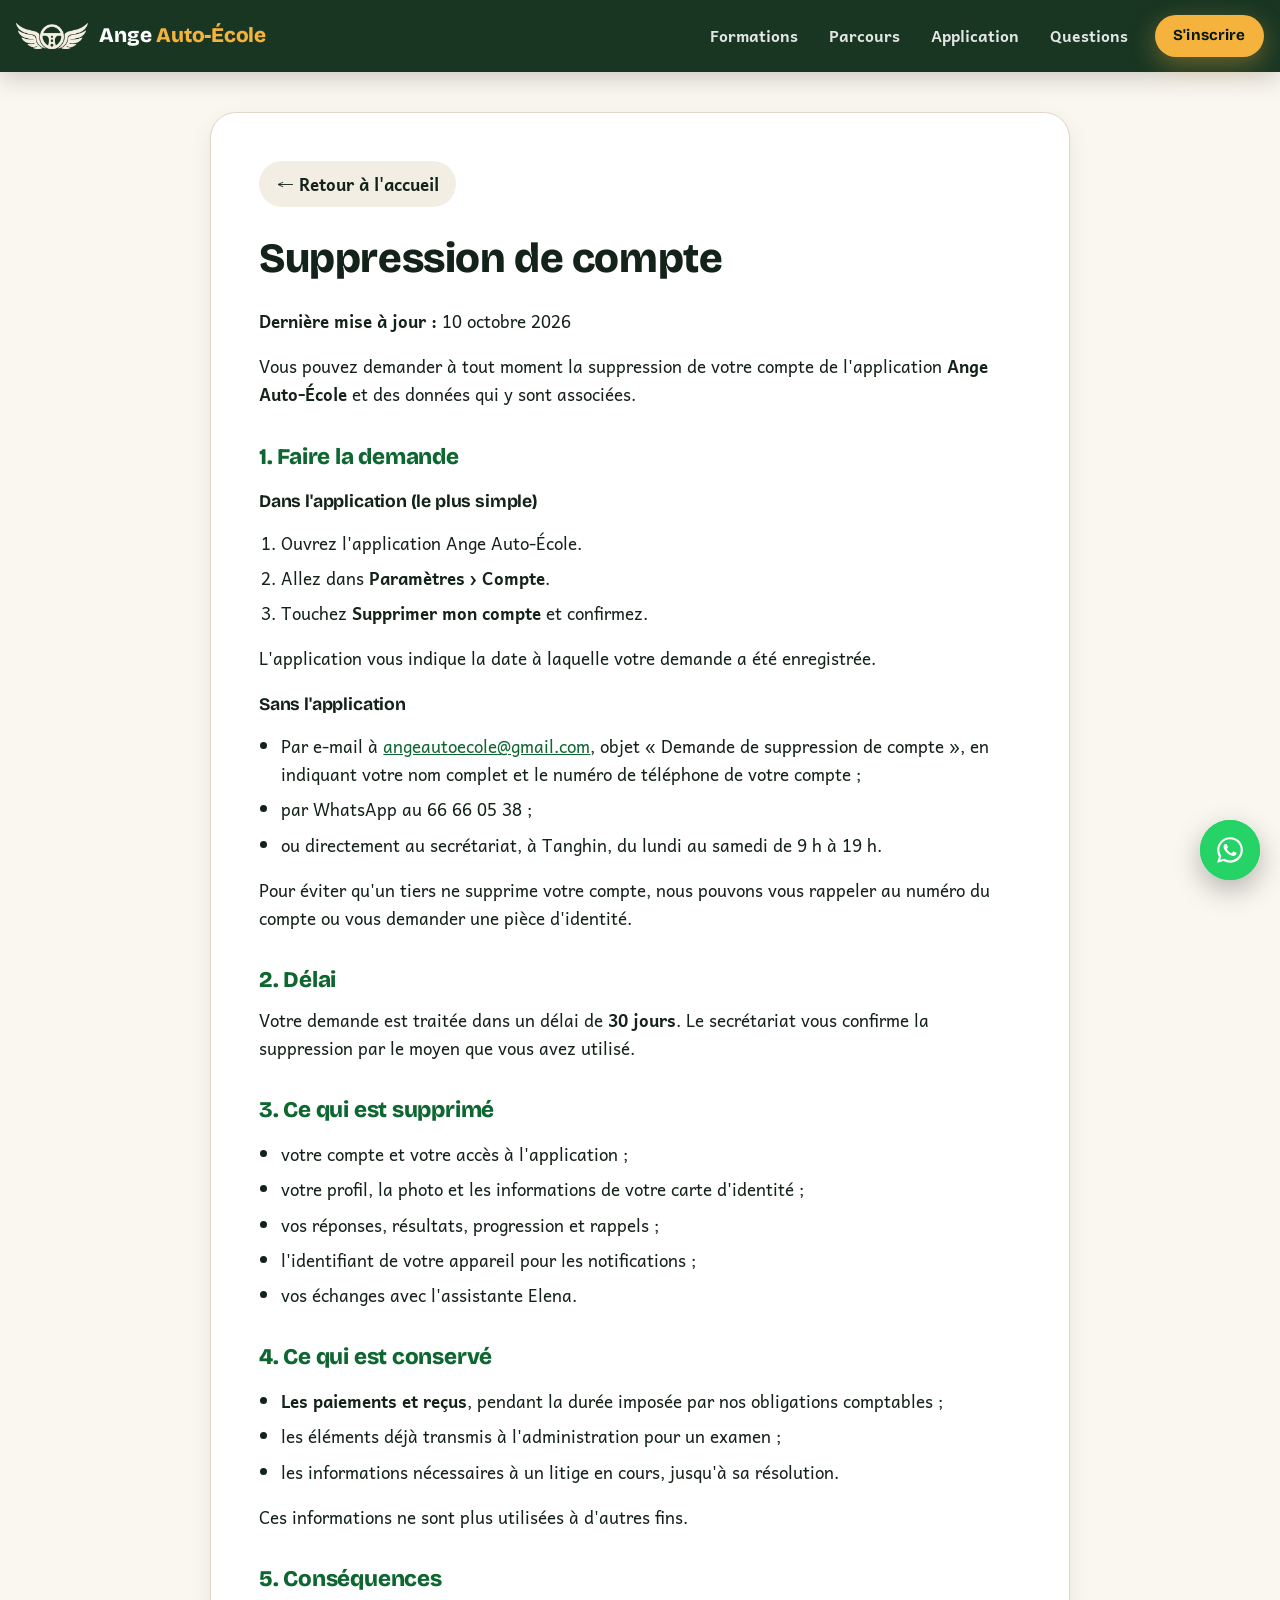
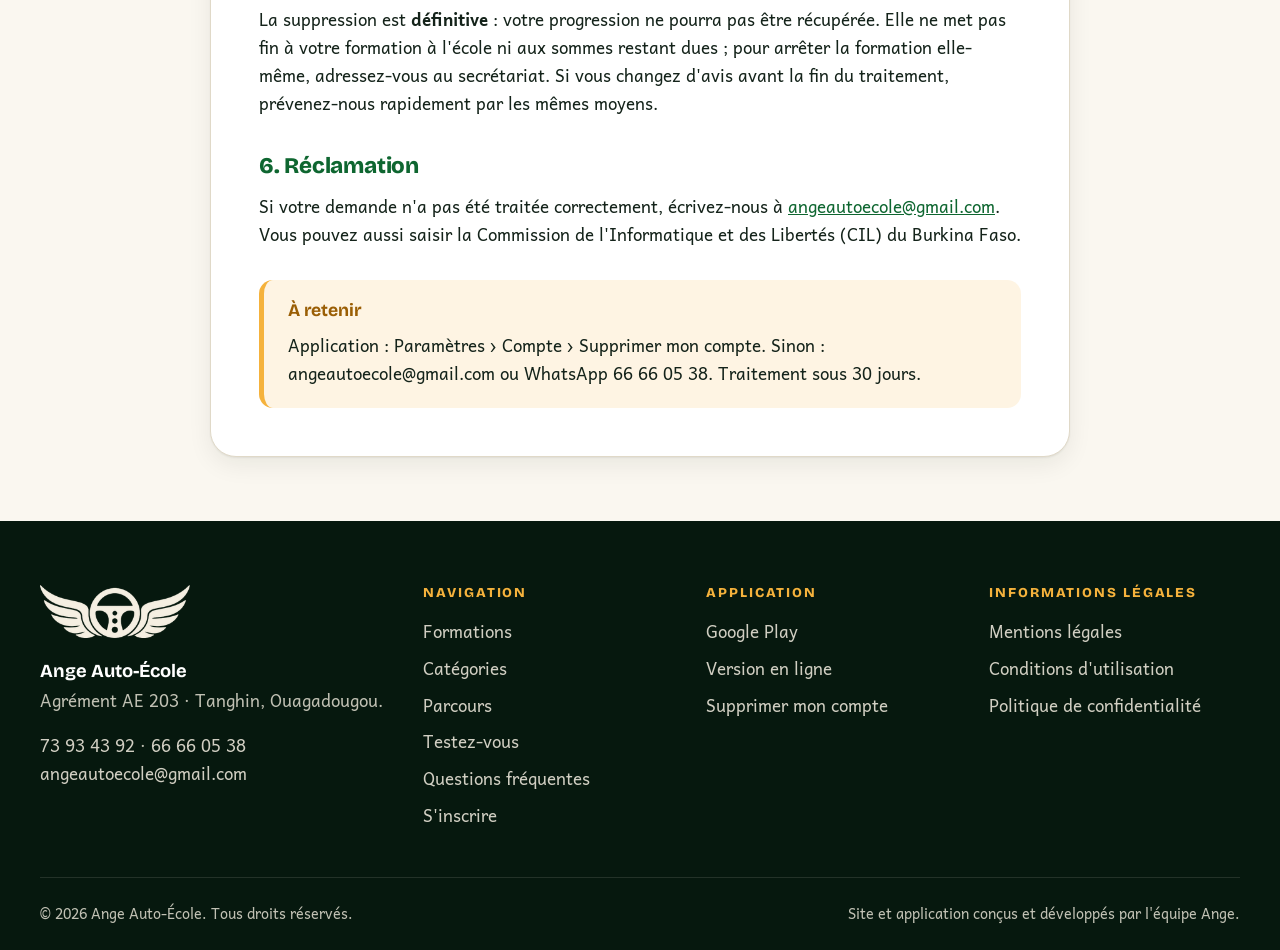
<file: suppression-compte.html>
<!DOCTYPE html>
<html lang="fr">
<head>
    <meta charset="UTF-8">
    <meta name="viewport" content="width=device-width, initial-scale=1.0">
    <meta name="description" content="Page de suppression de compte d'Ange Auto-École - Instructions pour demander la suppression de votre compte et de vos données personnelles. Contact: angeautoecole@gmail.com, 73934392, 66660538, WhatsApp: 66660538">
    <title>Suppression de Compte - Ange Auto-École</title>
    <link rel="canonical" href="https://www.angeautoecole.com/suppression-compte.html">
    <meta name="theme-color" content="#0b2a17">
    <meta name="color-scheme" content="light dark">
    <link rel="icon" href="favicon.ico" sizes="any">
    <link rel="icon" type="image/png" sizes="32x32" href="assets/icons/roue-32.png">
    <link rel="icon" type="image/png" sizes="16x16" href="assets/icons/roue-16.png">
    <link rel="apple-touch-icon" href="assets/icons/roue-apple-180.png">
    <link rel="preconnect" href="https://fonts.googleapis.com">
    <link rel="preconnect" href="https://fonts.gstatic.com" crossorigin>
    <link href="https://fonts.googleapis.com/css2?family=Andika:wght@400;700&family=Bricolage+Grotesque:opsz,wght@12..96,600;12..96,700;12..96,800&display=swap" rel="stylesheet">
    <link rel="stylesheet" href="styles.css?v=8">
    <script>document.documentElement.classList.add('js');</script>
</head>
<body class="page-simple">
    <a class="lien-evitement" href="#contenu">Aller au contenu</a>
    <header class="entete">
        <nav class="entete__barre" aria-label="Navigation principale">
            <a class="marque" href="index.html" aria-label="Ange Auto-École, accueil">
                <span class="marque__logo" aria-hidden="true"></span>
                <span class="marque__nom">Ange <span>Auto-École</span></span>
            </a>
            <button class="burger" type="button" aria-expanded="false" aria-controls="menu" aria-label="Ouvrir le menu">
                <span></span><span></span><span></span>
            </button>
            <ul class="menu" id="menu">
                <li><a href="index.html#formations">Formations</a></li>
                <li><a href="index.html#parcours">Parcours</a></li>
                <li><a href="index.html#application">Application</a></li>
                <li><a href="index.html#faq">Questions</a></li>
                <li class="menu__cta"><a class="bouton bouton--or bouton--petit" href="index.html#contact">S'inscrire</a></li>
            </ul>
        </nav>
    </header>

    <main id="contenu">
        <div class="legal-page">
            <a href="index.html" class="back-button">← Retour à l'accueil</a>

            <h1>Suppression de compte</h1>
            <p><strong>Dernière mise à jour :</strong> 10 octobre 2026</p>

            <p>Vous pouvez demander à tout moment la suppression de votre compte de l'application <strong>Ange Auto-École</strong> et des données qui y sont associées.</p>

            <h2>1. Faire la demande</h2>
            <h3>Dans l'application (le plus simple)</h3>
            <ol>
                <li>Ouvrez l'application Ange Auto-École.</li>
                <li>Allez dans <strong>Paramètres › Compte</strong>.</li>
                <li>Touchez <strong>Supprimer mon compte</strong> et confirmez.</li>
            </ol>
            <p>L'application vous indique la date à laquelle votre demande a été enregistrée.</p>

            <h3>Sans l'application</h3>
            <ul>
                <li>Par e-mail à <a href="mailto:angeautoecole@gmail.com?subject=Demande%20de%20suppression%20de%20compte">angeautoecole@gmail.com</a>, objet « Demande de suppression de compte », en indiquant votre nom complet et le numéro de téléphone de votre compte ;</li>
                <li>par WhatsApp au 66 66 05 38 ;</li>
                <li>ou directement au secrétariat, à Tanghin, du lundi au samedi de 9 h à 19 h.</li>
            </ul>
            <p>Pour éviter qu'un tiers ne supprime votre compte, nous pouvons vous rappeler au numéro du compte ou vous demander une pièce d'identité.</p>

            <h2>2. Délai</h2>
            <p>Votre demande est traitée dans un délai de <strong>30 jours</strong>. Le secrétariat vous confirme la suppression par le moyen que vous avez utilisé.</p>

            <h2>3. Ce qui est supprimé</h2>
            <ul>
                <li>votre compte et votre accès à l'application ;</li>
                <li>votre profil, la photo et les informations de votre carte d'identité ;</li>
                <li>vos réponses, résultats, progression et rappels ;</li>
                <li>l'identifiant de votre appareil pour les notifications ;</li>
                <li>vos échanges avec l'assistante Elena.</li>
            </ul>

            <h2>4. Ce qui est conservé</h2>
            <ul>
                <li><strong>Les paiements et reçus</strong>, pendant la durée imposée par nos obligations comptables ;</li>
                <li>les éléments déjà transmis à l'administration pour un examen ;</li>
                <li>les informations nécessaires à un litige en cours, jusqu'à sa résolution.</li>
            </ul>
            <p>Ces informations ne sont plus utilisées à d'autres fins.</p>

            <h2>5. Conséquences</h2>
            <p>La suppression est <strong>définitive</strong> : votre progression ne pourra pas être récupérée. Elle ne met pas fin à votre formation à l'école ni aux sommes restant dues ; pour arrêter la formation elle-même, adressez-vous au secrétariat. Si vous changez d'avis avant la fin du traitement, prévenez-nous rapidement par les mêmes moyens.</p>

            <h2>6. Réclamation</h2>
            <p>Si votre demande n'a pas été traitée correctement, écrivez-nous à <a href="mailto:angeautoecole@gmail.com">angeautoecole@gmail.com</a>. Vous pouvez aussi saisir la Commission de l'Informatique et des Libertés (CIL) du Burkina Faso.</p>

            <div class="important-notice">
                <h3>À retenir</h3>
                <p>Application : Paramètres › Compte › Supprimer mon compte. Sinon : angeautoecole@gmail.com ou WhatsApp 66 66 05 38. Traitement sous 30 jours.</p>
            </div>
        </div>
    </main>

    <!--PIED-->
    <footer class="pied">
        <div class="conteneur pied__grille">
            <div class="pied__marque">
                <span class="pied__logo" role="img" aria-label="Logo Ange Auto-École : la roue ailée"></span>
                <p><strong>Ange Auto-École</strong><br>Agrément AE 203 · Tanghin, Ouagadougou.</p>
                <p class="pied__contacts"><a href="tel:+22673934392">73 93 43 92</a> · <a href="tel:+22666660538">66 66 05 38</a><br><a href="mailto:angeautoecole@gmail.com">angeautoecole@gmail.com</a></p>
            </div>
            <div>
                <h2 class="pied__titre">Navigation</h2>
                <ul>
                    <li><a href="index.html#formations">Formations</a></li>
                    <li><a href="index.html#categories">Catégories</a></li>
                    <li><a href="index.html#parcours">Parcours</a></li>
                    <li><a href="index.html#test">Testez-vous</a></li>
                    <li><a href="index.html#faq">Questions fréquentes</a></li>
                    <li><a href="index.html#contact">S'inscrire</a></li>
                </ul>
            </div>
            <div>
                <h2 class="pied__titre">Application</h2>
                <ul>
                    <li><a href="https://play.google.com/store/apps/details?id=com.angeautoecole.app" target="_blank" rel="noopener">Google Play</a></li>
                    <li><a href="https://app.angeautoecole.com/" target="_blank" rel="noopener">Version en ligne</a></li>
                    <li><a href="suppression-compte.html">Supprimer mon compte</a></li>
                </ul>
            </div>
            <div>
                <h2 class="pied__titre">Informations légales</h2>
                <ul>
                    <li><a href="mentions-legales.html">Mentions légales</a></li>
                    <li><a href="conditions-utilisation.html">Conditions d'utilisation</a></li>
                    <li><a href="politique-confidentialite.html">Politique de confidentialité</a></li>
                </ul>
            </div>
        </div>
        <div class="conteneur pied__bas">
            <p>© 2026 Ange Auto-École. Tous droits réservés.</p>
            <p>Site et application conçus et développés par l'équipe Ange.</p>
        </div>
    </footer>

    <a href="https://wa.me/22666660538?text=Bonjour%2C%20je%20souhaite%20des%20informations%20sur%20les%20formations%20d%27Ange%20Auto-%C3%89cole." class="whatsapp-flottant" target="_blank" rel="noopener" aria-label="Contactez-nous sur WhatsApp">
        <svg aria-hidden="true"><use href="#i-whatsapp"></use></svg>
    </a>

    <!--ICONES-->
    <svg xmlns="http://www.w3.org/2000/svg" class="sprite" aria-hidden="true">
        <symbol id="i-whatsapp" viewBox="0 0 32 32"><path fill="currentColor" stroke="none" d="M16.04 3.2C8.96 3.2 3.2 8.96 3.2 16.04c0 2.27.6 4.48 1.73 6.43L3.2 28.8l6.5-1.7a12.8 12.8 0 0 0 6.34 1.64h.01c7.08 0 12.84-5.76 12.84-12.84 0-3.43-1.34-6.65-3.76-9.08a12.75 12.75 0 0 0-9.09-3.62zm0 23.32h-.01a10.66 10.66 0 0 1-5.43-1.49l-.39-.23-4.03 1.06 1.08-3.93-.25-.4a10.63 10.63 0 0 1-1.63-5.69c0-5.88 4.79-10.67 10.67-10.67 2.85 0 5.53 1.11 7.54 3.13a10.6 10.6 0 0 1 3.12 7.55c0 5.88-4.79 10.67-10.67 10.67zm5.85-7.99c-.32-.16-1.9-.94-2.19-1.04-.29-.11-.5-.16-.71.16-.21.32-.82 1.04-1 1.25-.19.21-.37.24-.69.08-.32-.16-1.35-.5-2.58-1.59-.95-.85-1.6-1.9-1.78-2.22-.19-.32-.02-.49.14-.65.14-.14.32-.37.48-.56.16-.19.21-.32.32-.53.11-.21.05-.4-.03-.56-.08-.16-.71-1.72-.98-2.35-.26-.62-.52-.54-.71-.55l-.61-.01c-.21 0-.56.08-.85.4-.29.32-1.11 1.09-1.11 2.65s1.14 3.08 1.3 3.29c.16.21 2.24 3.42 5.43 4.8.76.33 1.35.52 1.81.67.76.24 1.45.21 2 .13.61-.09 1.9-.78 2.16-1.53.27-.75.27-1.39.19-1.53-.08-.13-.29-.21-.61-.37z"/></symbol>
        <symbol id="i-livre" viewBox="0 0 24 24"><path d="M4 19V5.5A2.5 2.5 0 0 1 6.5 3H20v14H6.5A2.5 2.5 0 0 0 4 19.5 2.5 2.5 0 0 0 6.5 22H20v-5"/><path d="M8 7.5h8M8 11h5"/></symbol>
        <symbol id="i-volant" viewBox="0 0 24 24"><circle cx="12" cy="12" r="9"/><circle cx="12" cy="12" r="2"/><path d="M3.5 10.5H10M14 10.5h6.5M12 14v7"/></symbol>
        <symbol id="i-diplome" viewBox="0 0 24 24"><path d="M2 9l10-5 10 5-10 5z"/><path d="M6 11v5c0 1.5 3 3 6 3s6-1.5 6-3v-5M22 9v6"/></symbol>
        <symbol id="i-telephone" viewBox="0 0 24 24"><rect x="6" y="2" width="12" height="20" rx="3"/><path d="M10.5 18.5h3"/></symbol>
        <symbol id="i-moto" viewBox="0 0 24 24"><circle cx="5" cy="17" r="3.5"/><circle cx="19" cy="17" r="3.5"/><path d="M5 17h6l3-6h3l2 6M14 11l-2-4H9M15 7h2"/></symbol>
        <symbol id="i-tricycle" viewBox="0 0 24 24"><circle cx="5" cy="18" r="2.5"/><circle cx="18" cy="18" r="2.5"/><path d="M7.5 18h8M3 14.5h18V18M5 14.5L7 9h7l2 5.5M11 9V6"/></symbol>
        <symbol id="i-voiture" viewBox="0 0 24 24"><path d="M5 17H4a1 1 0 0 1-1-1v-3l2-5a2 2 0 0 1 1.9-1.4h10.2A2 2 0 0 1 19 8l2 5v3a1 1 0 0 1-1 1h-1M9 17h6M5 12h14"/><circle cx="7" cy="17" r="2"/><circle cx="17" cy="17" r="2"/></symbol>
        <symbol id="i-camion" viewBox="0 0 24 24"><path d="M2 5h12v11H2zM14 9h4l4 4v3h-8"/><circle cx="6" cy="18" r="2"/><circle cx="18" cy="18" r="2"/></symbol>
        <symbol id="i-check" viewBox="0 0 24 24"><path d="M5 12.5l4.5 4.5L19 7.5"/></symbol>
        <symbol id="i-micro" viewBox="0 0 24 24"><rect x="9" y="2" width="6" height="12" rx="3"/><path d="M5 11a7 7 0 0 0 14 0M12 18v4"/></symbol>
        <symbol id="i-direct" viewBox="0 0 24 24"><rect x="2" y="6" width="14" height="12" rx="2"/><path d="M16 10l6-3v10l-6-3"/></symbol>
        <symbol id="i-ecran" viewBox="0 0 24 24"><rect x="2" y="3" width="20" height="14" rx="2"/><path d="M8 21h8M12 17v4"/></symbol>
        <symbol id="i-play" viewBox="0 0 24 24"><path fill="currentColor" stroke="none" d="M4 2.8v18.4c0 .6.7 1 1.2.7l15.6-9.2c.5-.3.5-1.1 0-1.4L5.2 2.1C4.7 1.8 4 2.2 4 2.8z"/></symbol>
        <symbol id="i-bouclier" viewBox="0 0 24 24"><path d="M12 2l8 3v6c0 5-3.5 9.5-8 11-4.5-1.5-8-6-8-11V5z"/><path d="M8.5 12l2.5 2.5 4.5-5"/></symbol>
        <symbol id="i-moniteur" viewBox="0 0 24 24"><circle cx="9" cy="7" r="3.5"/><path d="M2.5 21v-1.5A5.5 5.5 0 0 1 8 14h2a5.5 5.5 0 0 1 5.5 5.5V21M16 4.5a3.5 3.5 0 0 1 0 6.5M18.5 14.5a5.5 5.5 0 0 1 3 5V21"/></symbol>
        <symbol id="i-appel" viewBox="0 0 24 24"><path d="M5 3h3.5l2 5-2.5 1.5a11 11 0 0 0 6.5 6.5L16 13.5l5 2V19a2 2 0 0 1-2 2A16 16 0 0 1 3 5a2 2 0 0 1 2-2z"/></symbol>
        <symbol id="i-mail" viewBox="0 0 24 24"><rect x="2" y="4" width="20" height="16" rx="2"/><path d="M2.5 5.5L12 13l9.5-7.5"/></symbol>
        <symbol id="i-horloge" viewBox="0 0 24 24"><circle cx="12" cy="12" r="9.5"/><path d="M12 6.5V12l3.5 2"/></symbol>
    </svg>

<script src="script.js?v=8" defer></script>
</body>
</html>
</file>
<file: styles.css>
/* ==========================================================================
   Ange Auto-École — feuille de style du site
   Les couleurs sont celles de l'application (design.dart) : vert profond de
   la roue ailée, crème de l'enseigne, or de latérite, rouge du logo.
   ========================================================================== */

:root {
    --encre: #06180e;
    --sombre: #0b2a17;
    --sombre-2: #123a22;
    --vert: #0e6630;
    --vert-vif: #14833f;
    --vert-lumiere: #34c776;
    --or: #f5b23c;
    --or-texte: #9a5e05;
    --rouge: #d80810;
    --creme: #f5efe2;

    --fond: #faf7f0;
    --fond-alt: #f2eee3;
    --surface: #ffffff;
    --texte: #14231a;
    --texte-doux: #3f5347;
    --trait: #e0d9c8;
    --accent-texte: var(--vert);

    --rayon: 14px;
    --rayon-grand: 22px;
    --ombre: 0 1px 2px rgba(6, 24, 14, .06), 0 8px 24px rgba(6, 24, 14, .07);
    --ombre-haute: 0 2px 4px rgba(6, 24, 14, .08), 0 18px 40px rgba(6, 24, 14, .14);
    --entete-h: 72px;
    --police-titre: 'Bricolage Grotesque', 'Segoe UI', system-ui, sans-serif;
    --police-texte: 'Andika', 'Segoe UI', system-ui, sans-serif;
    --courbe: cubic-bezier(.2, .7, .2, 1);

    color-scheme: light;
}

@media (prefers-color-scheme: dark) {
    :root {
        --fond: #141d17;
        --fond-alt: #18231c;
        --surface: #1e2b23;
        --texte: #f5efe2;
        --texte-doux: #a9bcaf;
        --trait: #304237;
        --accent-texte: var(--vert-lumiere);
        --or-texte: var(--or);
        --ombre: 0 1px 2px rgba(0, 0, 0, .3), 0 8px 24px rgba(0, 0, 0, .25);
        --ombre-haute: 0 2px 4px rgba(0, 0, 0, .35), 0 18px 40px rgba(0, 0, 0, .4);
        color-scheme: dark;
    }
}

/* ---------- Base ---------- */
*, *::before, *::after { box-sizing: border-box; }

html {
    scroll-behavior: smooth;
    scroll-padding-top: calc(var(--entete-h) + 12px);
    -webkit-text-size-adjust: 100%;
}

body {
    margin: 0;
    font-family: var(--police-texte);
    font-size: 1.0625rem;
    line-height: 1.65;
    color: var(--texte);
    background: var(--fond);
    overflow-x: hidden;
}

h1, h2, h3, .marque__nom, .bouton, .surtitre, .chiffre strong, .categorie__lettre, .etape__num {
    font-family: var(--police-titre);
}

h1, h2, h3 { line-height: 1.15; margin: 0 0 .6em; letter-spacing: -.01em; }
h2 { font-size: clamp(1.75rem, 1.2rem + 2.2vw, 2.6rem); font-weight: 800; }
h3 { font-size: 1.2rem; font-weight: 700; }
p { margin: 0 0 1em; }
img, video, svg { display: block; max-width: 100%; }
a { color: var(--accent-texte); }
button { font: inherit; color: inherit; }

:focus-visible { outline: 3px solid var(--or); outline-offset: 3px; border-radius: 6px; }

.sprite { display: none; }

.lien-evitement {
    position: absolute; left: 1rem; top: -100px; z-index: 2000;
    background: var(--or); color: var(--encre); padding: .6rem 1rem; border-radius: 8px;
    font-weight: 700; text-decoration: none;
}
.lien-evitement:focus { top: 1rem; }

.conteneur { width: min(1200px, 100% - 2rem); margin-inline: auto; }
.conteneur--etroit { width: min(860px, 100% - 2rem); }
.conteneur--moyen { width: min(1040px, 100% - 2rem); }

.texte-or { color: var(--or); }

/* ---------- Boutons ---------- */
.bouton {
    display: inline-flex; align-items: center; justify-content: center; gap: .55rem;
    min-height: 52px; padding: .85rem 1.6rem; border-radius: 999px; border: 0;
    font-weight: 700; font-size: 1rem; letter-spacing: .01em; text-decoration: none;
    cursor: pointer; position: relative; overflow: hidden; isolation: isolate;
    transition: transform .25s var(--courbe), box-shadow .25s var(--courbe), background-color .25s;
}
.bouton::after {
    /* reflet qui balaie le bouton au survol */
    content: ''; position: absolute; inset: 0; z-index: -1;
    background: linear-gradient(105deg, transparent 35%, rgba(255, 255, 255, .35) 50%, transparent 65%);
    transform: translateX(-120%); transition: transform .6s var(--courbe);
}
.bouton:hover { transform: translateY(-2px); }
.bouton:hover::after { transform: translateX(120%); }
.bouton:active { transform: translateY(0) scale(.98); }
.bouton .icone { width: 20px; height: 20px; flex: none; }

.bouton--or { background: var(--or); color: var(--encre); box-shadow: 0 8px 24px rgba(245, 178, 60, .35); }
.bouton--or:hover { box-shadow: 0 12px 30px rgba(245, 178, 60, .45); }
.bouton--vert { background: var(--vert); color: #fff; box-shadow: 0 8px 22px rgba(14, 102, 48, .28); }
.bouton--vert:hover { background: var(--vert-vif); }
.bouton--verre {
    background: rgba(255, 255, 255, .1); color: #fff;
    border: 1px solid rgba(255, 255, 255, .35);
    -webkit-backdrop-filter: blur(8px); backdrop-filter: blur(8px);
}
.bouton--verre:hover { background: rgba(255, 255, 255, .18); }
.bouton--contour { background: transparent; color: var(--texte); border: 1.5px solid var(--trait); }
.bouton--contour:hover { border-color: var(--vert-vif); }
.bouton--petit { min-height: 42px; padding: .55rem 1.15rem; font-size: .95rem; }
.bouton--plein { width: 100%; }

/* ---------- Barre de progression de lecture ---------- */
.progression { position: fixed; inset: 0 0 auto; height: 3px; z-index: 1100; pointer-events: none; }
.progression span {
    display: block; height: 100%; width: 100%;
    background: linear-gradient(90deg, var(--vert-lumiere), var(--or));
    transform-origin: 0 50%; transform: scaleX(var(--p, 0));
}

/* ---------- En-tête ---------- */
.entete {
    position: fixed; inset: 0 0 auto; z-index: 1000; height: var(--entete-h);
    color: #fff;
    transition: background-color .35s, box-shadow .35s;
}
.entete.est-solide, .page-simple .entete {
    background: rgba(11, 42, 23, .94);
    -webkit-backdrop-filter: saturate(140%) blur(12px); backdrop-filter: saturate(140%) blur(12px);
    box-shadow: 0 6px 24px rgba(0, 0, 0, .18);
}
.entete__barre {
    height: 100%; width: min(1280px, 100% - 2rem); margin-inline: auto;
    display: flex; align-items: center; justify-content: space-between; gap: 1rem;
}
.marque { display: flex; align-items: center; gap: .7rem; color: #fff; text-decoration: none; flex: none; }
.marque__logo {
    /* La roue ailée seule, teintée en crème sur la barre verte */
    display: block; width: 72px; aspect-ratio: 455 / 161; background: var(--creme);
    -webkit-mask: url('assets/marque/roue-ailee-240.webp') center / contain no-repeat;
    mask: url('assets/marque/roue-ailee-240.webp') center / contain no-repeat;
    transition: transform .4s var(--courbe);
}
.marque:hover .marque__logo { transform: rotate(-4deg) scale(1.05); }
.marque__nom { font-size: 1.3rem; font-weight: 800; letter-spacing: -.01em; white-space: nowrap; }
.marque__nom span { color: var(--or); }

.menu { display: flex; align-items: center; gap: .35rem; list-style: none; margin: 0; padding: 0; }
.menu a:not(.bouton) {
    display: block; padding: .5rem .8rem; color: rgba(255, 255, 255, .88); text-decoration: none;
    font-weight: 700; font-size: .98rem; border-radius: 999px;
    transition: color .2s, background-color .2s;
}
.menu a:not(.bouton):hover, .menu a.est-actif { color: #fff; background: rgba(255, 255, 255, .12); }
.menu__cta { margin-left: .5rem; }

.burger {
    display: none; width: 46px; height: 46px; border: 0; border-radius: 12px; cursor: pointer;
    background: rgba(255, 255, 255, .1); padding: 0; place-items: center; align-content: center;
}
.burger span { display: block; width: 22px; height: 2px; background: #fff; border-radius: 2px; margin: 2px auto; transition: transform .3s var(--courbe), opacity .2s; }
.burger[aria-expanded="true"] span:nth-child(1) { transform: translateY(6px) rotate(45deg); }
.burger[aria-expanded="true"] span:nth-child(2) { opacity: 0; }
.burger[aria-expanded="true"] span:nth-child(3) { transform: translateY(-6px) rotate(-45deg); }

@media (max-width: 1020px) {
    .burger { display: grid; }
    .menu {
        position: fixed; inset: var(--entete-h) 0 auto; flex-direction: column; align-items: stretch; gap: .25rem;
        padding: 1rem 1rem 1.5rem; background: rgba(11, 42, 23, .98);
        box-shadow: 0 20px 40px rgba(0, 0, 0, .3);
        transform: translateY(-12px); opacity: 0; visibility: hidden;
        transition: transform .3s var(--courbe), opacity .3s, visibility 0s .3s;
    }
    .menu.est-ouvert { transform: none; opacity: 1; visibility: visible; transition: transform .3s var(--courbe), opacity .3s; }
    .menu a:not(.bouton) { padding: .85rem 1rem; font-size: 1.1rem; }
    .menu__cta { margin: .5rem 0 0; }
    .menu__cta .bouton { width: 100%; min-height: 50px; }
    .entete:has(.menu.est-ouvert) { background: rgba(11, 42, 23, .98); }
}
@media (max-width: 420px) {
    .marque__nom { font-size: 1.1rem; }
    .marque__logo { width: 58px; }
}

/* ---------- Héros ---------- */
.hero {
    position: relative; min-height: 100vh; min-height: 100svh; display: grid; place-items: center;
    padding: calc(var(--entete-h) + 2rem) 1rem 5.5rem; color: #fff; text-align: center; overflow: hidden;
    background: var(--encre);
}
.hero__fond { position: absolute; inset: 0; }
.hero__affiche, .hero__video { position: absolute; inset: 0; width: 100%; height: 100%; object-fit: cover; }
.hero__affiche { animation: zoom-lent 24s ease-in-out infinite alternate; }
.hero__video { opacity: 0; transition: opacity 1.2s; }
.hero__video.est-prete { opacity: 1; }
.hero__voile {
    position: absolute; inset: 0;
    background:
        radial-gradient(120% 80% at 50% 40%, rgba(6, 24, 14, .35) 0%, rgba(6, 24, 14, .82) 70%),
        linear-gradient(180deg, rgba(6, 24, 14, .55) 0%, rgba(6, 24, 14, .2) 35%, rgba(6, 24, 14, .9) 100%);
}
.hero__contenu { position: relative; max-width: 880px; }
.hero__surtitre {
    display: inline-block; margin: 1.4rem 0 1.1rem; padding: .4rem 1rem; border-radius: 999px;
    font-family: var(--police-titre); font-weight: 700; font-size: .92rem; letter-spacing: .04em;
    background: rgba(255, 255, 255, .08); border: 1px solid rgba(255, 255, 255, .22);
    -webkit-backdrop-filter: blur(6px); backdrop-filter: blur(6px);
}
.hero__titre { font-size: clamp(2.3rem, 1.3rem + 4.6vw, 4.6rem); font-weight: 800; letter-spacing: -.025em; margin-bottom: .45em; text-wrap: balance; }
.hero__titre .texte-or { display: block; }
.hero__texte { font-size: clamp(1.05rem, .95rem + .45vw, 1.3rem); color: rgba(245, 239, 226, .9); max-width: 640px; margin: 0 auto 2rem; text-wrap: pretty; }
.hero__actions { display: flex; flex-wrap: wrap; gap: .9rem; justify-content: center; }
.hero__defiler {
    position: absolute; bottom: 1.6rem; left: 50%; margin-left: -14px;
    width: 28px; height: 46px; border: 2px solid rgba(255, 255, 255, .55); border-radius: 999px;
}
.hero__defiler span {
    position: absolute; left: 50%; top: 8px; width: 4px; height: 9px; margin-left: -2px;
    background: #fff; border-radius: 2px; animation: molette 1.8s ease-in-out infinite;
}

/* Entrée en scène du héros */
.js .hero__contenu > * { opacity: 0; transform: translateY(18px); animation: entree .9s var(--courbe) forwards; }
.js .hero__contenu > :nth-child(2) { animation-delay: .25s; }
.js .hero__contenu > :nth-child(3) { animation-delay: .4s; }
.js .hero__contenu > :nth-child(4) { animation-delay: .55s; }
.js .hero__contenu > :nth-child(5) { animation-delay: .7s; }
.js .hero__contenu > :nth-child(6) { animation-delay: .85s; }
.hero__lien {
    display: inline-block; margin-top: 1.3rem; color: rgba(245, 239, 226, .85); font-weight: 700;
    text-decoration: underline; text-decoration-color: rgba(245, 178, 60, .6); text-underline-offset: 5px;
}
.hero__lien:hover { color: var(--or); }
.hero__lien span { display: inline-block; transition: transform .3s var(--courbe); }
.hero__lien:hover span { transform: translateX(4px); }

/* ---------- La roue ailée animée (reprise de l'écran de connexion) ----------
   Trois calques teintés par masque : le volant, la grande plume et les plumes
   du dessous de l'aile gauche. L'aile droite est la gauche en miroir. Toutes
   les 5 s : coup de volant (1,7 s) puis deux battements d'ailes (1,5 s). */
.embleme {
    --teinte: var(--creme);
    position: relative; width: min(340px, 72vw); aspect-ratio: 1062 / 384; margin: 0 auto;
    filter: drop-shadow(0 6px 24px rgba(52, 199, 118, .35));
}
.embleme__aile, .embleme__calque { position: absolute; inset: 0; }
.embleme__calque {
    background: var(--teinte);
    -webkit-mask: var(--masque) center / 100% 100% no-repeat;
    mask: var(--masque) center / 100% 100% no-repeat;
}
.embleme__calque--volant { --masque: url('assets/marque/embleme_volant.webp'); transform-origin: 49.95% 53.12%; }
.embleme__calque--haut { --masque: url('assets/marque/embleme_aile_haut.webp'); transform-origin: 41% 70%; }
.embleme__calque--bas { --masque: url('assets/marque/embleme_aile_bas.webp'); transform-origin: 41% 70%; }
.embleme__aile--droite { transform: scaleX(-1); transform-origin: 49.95% 50%; }

.embleme--anime .embleme__calque--volant { animation: braquage 5s ease-in-out 1s infinite; }
.embleme--anime .embleme__calque--haut { animation: battement-haut 5s ease-in-out 1s infinite; }
.embleme--anime .embleme__calque--bas { animation: battement-bas 5s ease-in-out 1s infinite; }

@keyframes braquage {
    0% { transform: rotate(0); }
    8.8% { transform: rotate(-22deg); }
    19% { transform: rotate(17deg); }
    27.8% { transform: rotate(-5deg); }
    34%, 100% { transform: rotate(0); }
}
@keyframes battement-haut {
    0%, 36% { transform: rotate(0); }
    42% { transform: rotate(6deg); }
    48% { transform: rotate(-2deg); }
    54% { transform: rotate(5deg); }
    59% { transform: rotate(-1deg); }
    64%, 100% { transform: rotate(0); }
}
@keyframes battement-bas {
    0%, 38% { transform: rotate(0); }
    44% { transform: rotate(4deg); }
    50% { transform: rotate(-1.5deg); }
    56% { transform: rotate(3.5deg); }
    61% { transform: rotate(-.6deg); }
    66%, 100% { transform: rotate(0); }
}
@keyframes entree { to { opacity: 1; transform: none; } }
@keyframes zoom-lent { from { transform: scale(1); } to { transform: scale(1.08); } }
@keyframes molette { 0% { opacity: 0; transform: translateY(0); } 30% { opacity: 1; } 100% { opacity: 0; transform: translateY(14px); } }

/* ---------- Bande défilante ---------- */
.bande { background: var(--or); color: var(--encre); overflow: hidden; padding: .85rem 0; }
.bande__piste { display: flex; width: max-content; animation: defile 38s linear infinite; }
.bande__piste span {
    font-family: var(--police-titre); font-weight: 800; font-size: 1.05rem; text-transform: uppercase;
    letter-spacing: .06em; white-space: nowrap; padding: 0 1.5rem; display: flex; align-items: center;
}
.bande__piste span::after { content: ''; width: 9px; height: 9px; border-radius: 50%; background: var(--vert); margin-left: 3rem; }
@keyframes defile { to { transform: translateX(-50%); } }

/* ---------- Chiffres ---------- */
.chiffres { background: var(--sombre); color: var(--creme); padding: 3rem 0; }
.chiffres__grille { display: grid; grid-template-columns: repeat(4, 1fr); gap: 1.5rem; }
.chiffre { text-align: center; padding: .5rem; }
.chiffre strong {
    display: block; font-size: clamp(2.4rem, 1.8rem + 2.5vw, 3.6rem); font-weight: 800; line-height: 1;
    color: #fff; font-variant-numeric: tabular-nums;
}
.chiffre strong small { font-size: .5em; color: rgba(245, 239, 226, .6); }
.chiffre span { display: block; margin-top: .5rem; color: rgba(245, 239, 226, .75); font-size: .98rem; }
@media (max-width: 760px) { .chiffres__grille { grid-template-columns: repeat(2, 1fr); } }

/* ---------- Sections ---------- */
.section { padding: clamp(4rem, 3rem + 4vw, 7rem) 0; position: relative; }
.section--creme { background: var(--fond-alt); }
.section--sombre {
    background:
        radial-gradient(60% 60% at 85% 20%, rgba(52, 199, 118, .14), transparent 70%),
        radial-gradient(50% 60% at 10% 90%, rgba(245, 178, 60, .1), transparent 70%),
        var(--sombre);
    color: var(--creme);
}
.section__entete { text-align: center; max-width: 760px; margin: 0 auto clamp(2.2rem, 1.5rem + 2vw, 3.5rem); }
.section__entete--gauche { text-align: left; margin-inline: 0; }
.section__entete h2 { text-wrap: balance; }
.section__intro { color: var(--texte-doux); font-size: 1.1rem; margin: 0; }
.surtitre {
    display: inline-flex; align-items: center; gap: .6rem; margin: 0 0 .9rem;
    font-weight: 700; font-size: .85rem; letter-spacing: .14em; text-transform: uppercase; color: var(--accent-texte);
}
.surtitre::before { content: ''; width: 26px; height: 3px; border-radius: 2px; background: var(--rouge); }
.surtitre--or { color: var(--or); }

/* ---------- Promotions en cours (cachées s'il n'y en a pas) ---------- */
.section--promos {
    background:
        radial-gradient(70% 90% at 100% 0%, rgba(245, 178, 60, .18), transparent 60%),
        var(--sombre);
    color: var(--creme);
}
.section--promos[hidden] { display: none; }
.section--promos h2 { color: #fff; }
.promos { display: grid; grid-template-columns: repeat(auto-fit, minmax(300px, 1fr)); gap: 1.25rem; max-width: 1040px; margin: 0 auto; }
.promo {
    display: grid; grid-template-columns: auto 1fr; border-radius: var(--rayon-grand); overflow: hidden;
    background: rgba(255, 255, 255, .05); border: 1px solid rgba(245, 178, 60, .35);
    animation: apparition-panneau .6s var(--courbe) both; animation-delay: calc(var(--i, 0) * 120ms);
    transition: transform .3s var(--courbe), border-color .3s;
}
.promo:hover { transform: translateY(-4px); border-color: var(--or); }
.promo__remise {
    display: flex; flex-direction: column; align-items: center; justify-content: center; padding: 1.2rem .8rem; width: 136px; position: relative;
    background: var(--or); color: var(--encre); font-family: var(--police-titre); font-weight: 800;
    font-size: clamp(1.5rem, 1.2rem + 1vw, 2rem); line-height: 1.05; text-align: center;
}
/* La découpe du ticket */
.promo__remise::after {
    content: ''; position: absolute; right: -7px; top: 0; bottom: 0; width: 14px;
    background: radial-gradient(circle at 7px 10px, var(--sombre) 6px, transparent 6.5px) 0 0 / 14px 20px repeat-y;
}
.promo__remise small { display: block; font-size: .42em; font-weight: 700; letter-spacing: .06em; text-transform: uppercase; margin-top: .2rem; }
.promo__corps { padding: 1.2rem 1.3rem 1.3rem 1.6rem; }
.promo__corps h3 { color: #fff; margin-bottom: .2rem; }
.promo__categorie { color: var(--or); font-weight: 700; margin: 0 0 .6rem; }
.promo__infos { list-style: none; margin: 0 0 1rem; padding: 0; color: rgba(245, 239, 226, .8); font-size: .95rem; display: grid; gap: .2rem; }
.promo__urgent { color: #ffd27a; font-weight: 700; }
@media (max-width: 420px) {
    .promo { grid-template-columns: 1fr; }
    .promo__remise { padding: .9rem; }
    .promo__remise::after { display: none; }
}

/* ---------- Formations ---------- */
.offres { display: grid; grid-template-columns: repeat(4, 1fr); gap: 1.25rem; }
.offre {
    background: var(--surface); border: 1px solid var(--trait); border-radius: var(--rayon-grand);
    padding: 1.8rem 1.6rem; box-shadow: var(--ombre); color: var(--texte); text-decoration: none;
    display: flex; flex-direction: column; position: relative; overflow: hidden;
    transition: transform .35s var(--courbe), box-shadow .35s var(--courbe), opacity .8s var(--courbe);
}
.offre::before {
    content: ''; position: absolute; inset: 0 0 auto; height: 4px;
    background: linear-gradient(90deg, var(--vert), var(--vert-lumiere));
    transform: scaleX(0); transform-origin: 0 50%; transition: transform .45s var(--courbe);
}
.offre:hover { transform: translateY(-6px); box-shadow: var(--ombre-haute); }
.offre:hover::before { transform: scaleX(1); }
.offre h3 { margin-top: 1.2rem; }
.offre p { color: var(--texte-doux); margin: 0; }
.offre__icone {
    width: 58px; height: 58px; border-radius: 16px; display: grid; place-items: center;
    background: rgba(14, 102, 48, .1); color: var(--accent-texte);
    transition: transform .4s var(--courbe);
}
.offre:hover .offre__icone { transform: rotate(-8deg) scale(1.06); }
.offre__icone svg, .raison svg, .atouts svg, .categories__onglets svg, .raccourci svg, .contact__horaires svg, .etape__num svg {
    fill: none; stroke: currentColor; stroke-width: 1.8; stroke-linecap: round; stroke-linejoin: round;
}
.offre__icone svg { width: 30px; height: 30px; }
.offre--app { background: linear-gradient(160deg, var(--sombre-2), var(--sombre)); color: var(--creme); border-color: transparent; }
.offre--app p { color: rgba(245, 239, 226, .78); }
.offre--app .offre__icone { background: rgba(245, 178, 60, .16); color: var(--or); }
.offre__lien { margin-top: auto; padding-top: 1.2rem; color: var(--or); font-weight: 700; font-family: var(--police-titre); }
.offre__lien span { display: inline-block; transition: transform .3s var(--courbe); }
.offre--app:hover .offre__lien span { transform: translateX(5px); }
@media (max-width: 1020px) { .offres { grid-template-columns: repeat(2, 1fr); } }
@media (max-width: 560px) { .offres { grid-template-columns: 1fr; } }

/* ---------- Catégories (onglets) ---------- */
.categories {
    background: var(--surface); border: 1px solid var(--trait); border-radius: 28px; box-shadow: var(--ombre);
    padding: clamp(.75rem, .5rem + 1.5vw, 1.75rem); max-width: 980px; margin: 0 auto;
}
.categories__onglets {
    display: grid; grid-template-columns: repeat(5, 1fr); gap: .4rem; padding: .4rem;
    background: var(--fond-alt); border-radius: 18px;
}
.categories__onglets button {
    display: flex; align-items: center; justify-content: center; gap: .5rem;
    min-height: 54px; border: 0; border-radius: 14px; background: transparent; cursor: pointer;
    font-family: var(--police-titre); font-weight: 800; font-size: 1.15rem; color: var(--texte-doux);
    transition: background-color .3s, color .3s, box-shadow .3s;
}
.categories__onglets button svg { width: 24px; height: 24px; }
.categories__onglets button:hover { color: var(--texte); }
.categories__onglets button[aria-selected="true"] { background: var(--vert); color: #fff; box-shadow: 0 6px 16px rgba(14, 102, 48, .3); }
.categorie { display: grid; grid-template-columns: auto 1fr; gap: clamp(1rem, .5rem + 3vw, 3rem); align-items: center; padding: clamp(1.25rem, 1rem + 2vw, 2.5rem) clamp(.5rem, 2vw, 1.5rem) .5rem; }
.categorie[hidden] { display: none; }
.categorie:not([hidden]) { animation: apparition-panneau .45s var(--courbe); }
.categorie__lettre {
    width: clamp(110px, 80px + 8vw, 170px); aspect-ratio: 1; border-radius: 50%; display: grid; place-items: center;
    font-size: clamp(2.6rem, 2rem + 3vw, 4.2rem); font-weight: 800; color: var(--vert);
    background: radial-gradient(circle at 30% 30%, #fff, var(--creme));
    border: 6px solid var(--vert); box-shadow: inset 0 0 0 4px #fff, 0 10px 30px rgba(14, 102, 48, .2);
}
.categorie h3 { font-size: 1.6rem; }
.categorie dl { margin: 0 0 1.4rem; display: grid; gap: .6rem; }
.categorie dl div { display: grid; grid-template-columns: 9.5rem 1fr; gap: 1rem; padding-bottom: .6rem; border-bottom: 1px dashed var(--trait); }
.categorie dt { font-weight: 700; color: var(--texte-doux); }
.categorie dd { margin: 0; }
@keyframes apparition-panneau { from { opacity: 0; transform: translateY(10px); } to { opacity: 1; transform: none; } }
@media (max-width: 640px) {
    .categories__onglets button { font-size: 1rem; flex-direction: column; gap: .15rem; min-height: 60px; }
    .categories__onglets button svg { width: 20px; height: 20px; }
    .categorie { grid-template-columns: 1fr; text-align: center; justify-items: center; }
    .categorie dl div { grid-template-columns: 1fr; gap: .1rem; text-align: center; }
}

/* ---------- Parcours : la route qui se dessine ---------- */
.route { position: relative; }
.route ol { list-style: none; margin: 0; padding: 0; display: grid; gap: 1.6rem; }
.route__ligne {
    position: absolute; left: 27px; top: 30px; bottom: 30px; width: 6px; border-radius: 3px;
    background: repeating-linear-gradient(180deg, var(--trait) 0 14px, transparent 14px 24px);
}
.route__ligne span {
    position: absolute; inset: 0; border-radius: 3px;
    background: linear-gradient(180deg, var(--vert-lumiere), var(--vert));
    transform-origin: 50% 0; transform: scaleY(var(--avance, 0));
}
.etape { display: grid; grid-template-columns: 60px 1fr; gap: 1.2rem; align-items: start; position: relative; }
.etape__num {
    width: 60px; height: 60px; border-radius: 50%; display: grid; place-items: center; z-index: 1;
    background: var(--surface); border: 3px solid var(--trait); color: var(--texte-doux);
    font-weight: 800; font-size: 1.35rem; transition: background-color .5s, border-color .5s, color .5s, transform .5s var(--courbe);
}
.etape__num svg { width: 28px; height: 28px; stroke-width: 2.6; }
.etape.est-atteinte .etape__num { background: var(--vert); border-color: var(--vert); color: #fff; transform: scale(1.06); }
.etape--fin.est-atteinte .etape__num { background: var(--or); border-color: var(--or); color: var(--encre); }
.etape__carte {
    background: var(--surface); border: 1px solid var(--trait); border-radius: var(--rayon-grand);
    padding: 1.25rem 1.5rem; box-shadow: var(--ombre);
}
.etape__carte h3 { margin-bottom: .35rem; }
.etape__carte p { margin: 0; color: var(--texte-doux); }
.etape__carte strong { color: var(--texte); }

/* ---------- Application ---------- */
.application { display: grid; grid-template-columns: 1.1fr .9fr; gap: clamp(2rem, 1rem + 4vw, 5rem); align-items: center; }
.application h2 { color: #fff; }
.atouts { list-style: none; margin: 0 0 1.5rem; padding: 0; display: grid; gap: 1rem; }
.atouts li {
    display: grid; grid-template-columns: 48px 1fr; gap: 1rem; align-items: start;
    padding: 1rem 1.1rem; border-radius: var(--rayon); background: rgba(255, 255, 255, .04);
    border: 1px solid rgba(255, 255, 255, .08);
    transition: background-color .3s, transform .8s var(--courbe), opacity .8s var(--courbe);
}
.atouts li:hover { background: rgba(255, 255, 255, .07); }
.atouts svg { width: 48px; height: 48px; padding: 11px; border-radius: 12px; background: rgba(52, 199, 118, .14); color: var(--vert-lumiere); }
.atouts strong { display: block; font-family: var(--police-titre); color: #fff; font-size: 1.08rem; }
.atouts span { color: rgba(245, 239, 226, .75); font-size: .98rem; }
.application__note { color: rgba(245, 239, 226, .65); font-size: .95rem; }
.application__actions { display: flex; flex-wrap: wrap; gap: .8rem; }

/* Le téléphone d'essai */
.telephone {
    justify-self: center; width: min(330px, 100%); padding: 12px;
    border-radius: 46px; background: linear-gradient(145deg, #2a3a30, #0c1510);
    box-shadow: 0 0 0 2px rgba(255, 255, 255, .08), 0 40px 80px rgba(0, 0, 0, .5), 0 0 120px rgba(52, 199, 118, .18);
}
.telephone.est-visible { animation: flotte 6s ease-in-out .8s infinite; }
.telephone__ecran {
    min-height: 600px; border-radius: 36px; background: #faf7f0; color: #14231a; overflow: hidden;
    padding: 1.4rem 1.1rem; display: flex; flex-direction: column; gap: .8rem; position: relative;
}
.telephone__ecran::before { content: ''; width: 90px; height: 22px; border-radius: 999px; background: #0c1510; position: absolute; top: 8px; left: 50%; margin-left: -45px; }
.telephone__barre { display: flex; justify-content: space-between; align-items: center; font-family: var(--police-titre); font-weight: 800; font-size: 1.05rem; padding-top: 1.2rem; }
.pastille { font-size: .72rem; font-weight: 700; padding: .2rem .6rem; border-radius: 999px; background: #e3f2e8; color: var(--vert); }
.telephone__question { font-family: var(--police-titre); font-weight: 700; margin: 0; }
.panneau { width: 46%; margin: .2rem auto; filter: drop-shadow(0 6px 10px rgba(0, 0, 0, .2)); }
.quiz { display: grid; gap: .5rem; }
.quiz button {
    display: flex; align-items: center; gap: .7rem; text-align: left; cursor: pointer;
    padding: .7rem .8rem; border-radius: 12px; border: 1.5px solid #e0d9c8; background: #fff;
    font-size: .95rem; color: #14231a; transition: border-color .2s, background-color .2s, transform .15s;
}
.quiz button:hover:not(:disabled) { border-color: var(--vert-vif); transform: translateX(3px); }
.quiz button:disabled { cursor: default; }
.quiz b { width: 26px; height: 26px; flex: none; display: grid; place-items: center; border-radius: 8px; background: #f2eee3; font-family: var(--police-titre); }
.quiz button.est-juste { border-color: var(--vert-vif); background: #e3f2e8; animation: rebond .45s var(--courbe); }
.quiz button.est-juste b { background: var(--vert-vif); color: #fff; }
.quiz button.est-faux { border-color: #b01f44; background: #fbe9ee; animation: secousse .4s; }
.quiz button.est-faux b { background: #b01f44; color: #fff; }
.verdict {
    display: flex; gap: .7rem; align-items: center; padding: .7rem; border-radius: 14px;
    background: var(--vert); color: #fff; animation: apparition-panneau .45s var(--courbe);
}
.verdict[hidden] { display: none; }
.verdict img { width: 52px; height: 52px; border-radius: 50%; background: #fff; flex: none; }
.verdict p { margin: 0; font-size: .9rem; line-height: 1.4; }
.verdict.est-faux { background: #7a1330; }
.verdict button { background: none; border: 0; color: inherit; text-decoration: underline; cursor: pointer; padding: 0; font-size: .9rem; }
@keyframes flotte { 0%, 100% { transform: translateY(0) rotate(-1.5deg); } 50% { transform: translateY(-14px) rotate(1deg); } }
@keyframes rebond { 40% { transform: scale(1.04); } }
@keyframes secousse { 20%, 60% { transform: translateX(-5px); } 40%, 80% { transform: translateX(5px); } }
@media (max-width: 900px) {
    .application { grid-template-columns: 1fr; }
    .telephone { width: min(310px, 88%); }
    .telephone__ecran { min-height: 560px; }
}

/* ---------- Galerie ---------- */
.galerie {
    display: grid; gap: 1rem;
    grid-template-columns: repeat(4, 1fr); grid-template-rows: repeat(3, 210px);
    grid-template-areas: "l l v a" "l l v b" "c c v b";
}
.galerie > :nth-child(1) { grid-area: l; }
.galerie > :nth-child(2) { grid-area: v; }
.galerie > :nth-child(3) { grid-area: a; }
.galerie > :nth-child(4) { grid-area: b; }
.galerie > :nth-child(5) { grid-area: c; }
.galerie__item {
    position: relative; border: 0; padding: 0; margin: 0; border-radius: var(--rayon-grand); overflow: hidden;
    background: var(--fond-alt); cursor: zoom-in; box-shadow: var(--ombre);
}
.galerie__item img, .galerie__item video { width: 100%; height: 100%; object-fit: cover; transition: transform .8s var(--courbe); }
.galerie__item:hover img { transform: scale(1.06); }
.galerie__item::after {
    content: ''; position: absolute; inset: 0; pointer-events: none;
    background: linear-gradient(180deg, transparent 55%, rgba(6, 24, 14, .55));
    opacity: 0; transition: opacity .4s;
}
.galerie__item:hover::after { opacity: 1; }
.galerie__item--video { cursor: default; }
.galerie__legende {
    position: absolute; left: 1rem; bottom: 1rem; z-index: 1; padding: .35rem .8rem; border-radius: 999px;
    background: rgba(6, 24, 14, .7); color: #fff; font-family: var(--police-titre); font-weight: 700; font-size: .9rem;
    display: inline-flex; align-items: center; gap: .45rem;
}
.galerie__legende::before { content: ''; width: 8px; height: 8px; border-radius: 50%; background: #ff4d4d; animation: pulse 1.6s infinite; }
@keyframes pulse { 50% { opacity: .3; } }
@media (max-width: 900px) {
    .galerie {
        grid-template-columns: repeat(2, 1fr); grid-template-rows: 240px 170px 170px 200px;
        grid-template-areas: "l l" "v a" "v b" "c c";
    }
}
@media (max-width: 520px) {
    .galerie { gap: .6rem; grid-template-rows: 200px 150px 150px 170px; }
}

.visionneuse {
    border: 0; padding: 0; background: transparent; max-width: 100vw; max-height: 100vh; width: 100vw; height: 100vh;
}
.visionneuse::backdrop { background: rgba(6, 24, 14, .92); }
.visionneuse[open] { display: grid; place-items: center; animation: entree-visionneuse .35s var(--courbe); }
.visionneuse img { max-width: min(1400px, 94vw); max-height: 86vh; width: auto; height: auto; border-radius: 14px; box-shadow: 0 30px 80px rgba(0, 0, 0, .5); }
.visionneuse button {
    position: fixed; border: 0; cursor: pointer; width: 52px; height: 52px; border-radius: 50%;
    background: rgba(255, 255, 255, .14); color: #fff; font-size: 2rem; line-height: 1; display: grid; place-items: center;
    transition: background-color .2s;
}
.visionneuse button:hover { background: rgba(255, 255, 255, .28); }
.visionneuse__fermer { top: 1rem; right: 1rem; }
.visionneuse__nav--prec { left: 1rem; top: calc(50% - 26px); }
.visionneuse__nav--suiv { right: 1rem; top: calc(50% - 26px); }
@keyframes entree-visionneuse { from { opacity: 0; transform: scale(.96); } }

/* ---------- Raisons ---------- */
.raisons { display: grid; grid-template-columns: repeat(3, 1fr); gap: 1.25rem; }
.raison { padding: 1.8rem 1.5rem; border-radius: var(--rayon-grand); background: var(--surface); border: 1px solid var(--trait); text-align: center; }
.raison svg { width: 64px; height: 64px; margin: 0 auto 1.1rem; padding: 14px; border-radius: 50%; color: var(--accent-texte); background: rgba(14, 102, 48, .1); }
.raison p { margin: 0; color: var(--texte-doux); }
@media (max-width: 760px) { .raisons { grid-template-columns: 1fr; } }

/* ---------- FAQ ---------- */
.faq { display: grid; gap: .8rem; }
.faq details {
    background: var(--surface); border: 1px solid var(--trait); border-radius: var(--rayon); box-shadow: var(--ombre);
}
.faq details[open] { border-color: var(--vert-vif); }
.faq summary {
    list-style: none; cursor: pointer; padding: 1.15rem 1.35rem; padding-right: 3.5rem; position: relative;
    font-family: var(--police-titre); font-weight: 700; font-size: 1.1rem;
}
.faq summary::-webkit-details-marker { display: none; }
.faq summary::after {
    content: ''; position: absolute; right: 1.35rem; top: 50%; width: 12px; height: 12px; margin-top: -9px;
    border-right: 2.5px solid var(--accent-texte); border-bottom: 2.5px solid var(--accent-texte);
    transform: rotate(45deg); transition: transform .35s var(--courbe), margin-top .35s;
}
.faq details[open] summary::after { transform: rotate(225deg); margin-top: -3px; }
.faq details p { padding: 0 1.35rem 1.2rem; margin: 0; color: var(--texte-doux); }
.faq details[open] p { animation: apparition-panneau .4s var(--courbe); }
.faq strong { color: var(--texte); }

/* ---------- Contact ---------- */
.contact { display: grid; grid-template-columns: 1fr 1.05fr; gap: clamp(1.5rem, 1rem + 2vw, 3rem); align-items: start; }
.contact__raccourcis { display: grid; grid-template-columns: 1fr 1fr; gap: .8rem; }
.contact__inscription { background: var(--blanc, #fff); border: 2px solid currentColor; border-color: rgba(0, 0, 0, .08); border-radius: 18px; padding: 1.2rem 1.3rem; margin-bottom: 1rem; }
.contact__inscription h3 { margin: 0 0 .4rem; font-size: 1.15rem; }
.contact__inscription p { margin: 0 0 .9rem; }
.contact__inscription-actions { display: flex; flex-wrap: wrap; gap: .6rem; }
.raccourci {
    display: flex; align-items: center; gap: .8rem; padding: .95rem 1rem; border-radius: var(--rayon);
    background: var(--surface); border: 1px solid var(--trait); color: var(--texte); text-decoration: none;
    box-shadow: var(--ombre); transition: transform .25s var(--courbe), border-color .25s; min-width: 0;
}
.raccourci:hover { transform: translateY(-3px); border-color: var(--vert-vif); }
.raccourci svg { width: 42px; height: 42px; flex: none; padding: 10px; border-radius: 12px; color: var(--accent-texte); background: rgba(14, 102, 48, .1); }
.raccourci span { font-family: var(--police-titre); font-weight: 700; min-width: 0; overflow-wrap: anywhere; line-height: 1.3; }
.raccourci small { display: block; font-family: var(--police-texte); font-weight: 400; color: var(--texte-doux); font-size: .82rem; }
.raccourci--wa svg { background: #25d366; color: #fff; padding: 9px; }
.contact__horaires { display: flex; align-items: center; gap: .6rem; margin: 1.2rem 0; color: var(--texte-doux); }
.contact__horaires svg { width: 22px; height: 22px; flex: none; color: var(--accent-texte); }
.carte { border-radius: var(--rayon-grand); overflow: hidden; border: 1px solid var(--trait); box-shadow: var(--ombre); background: var(--surface); }
.carte iframe { display: block; width: 100%; height: 280px; border: 0; }
.carte__lien { display: block; padding: .95rem 1.2rem; font-weight: 700; text-decoration: none; transition: background-color .25s, color .25s; }
.carte__lien:hover { background: var(--vert); color: #fff; }

.formulaire {
    background: var(--surface); border: 1px solid var(--trait); border-radius: 26px; box-shadow: var(--ombre-haute);
    padding: clamp(1.4rem, 1rem + 2vw, 2.4rem); display: grid; gap: 1rem; position: relative;
}
.formulaire h3 { font-size: 1.45rem; margin: 0 0 .2rem; }
.champ { display: grid; gap: .35rem; min-width: 0; }
.champs-2 { display: grid; grid-template-columns: 1fr 1fr; gap: 1rem; }
.champ label { font-weight: 700; font-size: .95rem; }
.champ input, .champ select, .champ textarea {
    width: 100%; min-height: 50px; padding: .75rem .95rem; border-radius: 12px;
    border: 1.5px solid var(--trait); background: var(--fond); color: var(--texte);
    font: inherit; font-size: 1rem; transition: border-color .2s, box-shadow .2s, background-color .2s;
}
.champ textarea { resize: vertical; min-height: 96px; }
.champ input:focus, .champ select:focus, .champ textarea:focus {
    outline: none; border-color: var(--vert-vif); background: var(--surface);
    box-shadow: 0 0 0 4px rgba(20, 131, 63, .18);
}
.req { color: var(--rouge); }
.opt { color: var(--texte-doux); font-weight: 400; font-size: .85rem; }
.formulaire__legal { font-size: .85rem; color: var(--texte-doux); margin: 0; }
.hp-field { position: absolute; left: -9999px; width: 1px; height: 1px; overflow: hidden; }
.champ.est-mis-en-avant select { animation: rebond .5s var(--courbe); border-color: var(--vert-vif); }
@media (max-width: 900px) { .contact { grid-template-columns: 1fr; } }
@media (max-width: 520px) {
    .champs-2, .contact__raccourcis { grid-template-columns: 1fr; }
}

/* ---------- Pied de page ---------- */
.pied { background: var(--encre); color: rgba(245, 239, 226, .78); padding: 4rem 0 1.5rem; }
.pied__grille { display: grid; grid-template-columns: 1.4fr 1fr 1fr 1fr; gap: 2rem; }
.pied__logo {
    display: block; width: 150px; aspect-ratio: 455 / 161; margin-bottom: 1.1rem; background: var(--creme);
    -webkit-mask: url('assets/marque/roue-ailee-240.webp') center / contain no-repeat;
    mask: url('assets/marque/roue-ailee-240.webp') center / contain no-repeat;
}
.pied__marque strong { color: #fff; font-family: var(--police-titre); font-size: 1.15rem; }
.pied__titre { font-size: .85rem; letter-spacing: .14em; text-transform: uppercase; color: var(--or); margin-bottom: 1rem; }
.pied ul { list-style: none; margin: 0; padding: 0; display: grid; gap: .55rem; }
.pied a { color: rgba(245, 239, 226, .85); text-decoration: none; transition: color .2s; }
.pied a:hover { color: #fff; text-decoration: underline; text-underline-offset: 3px; }
.pied__bas {
    display: flex; flex-wrap: wrap; justify-content: space-between; gap: .5rem;
    margin-top: 3rem; padding-top: 1.5rem; border-top: 1px solid rgba(245, 239, 226, .12); font-size: .9rem;
}
.pied__bas p { margin: 0; }
@media (max-width: 900px) { .pied__grille { grid-template-columns: 1fr 1fr; } }
@media (max-width: 520px) { .pied__grille { grid-template-columns: 1fr; } }

/* ---------- Bouton WhatsApp flottant ---------- */
.whatsapp-flottant {
    position: fixed; right: 20px; bottom: 20px; z-index: 900; width: 60px; height: 60px; border-radius: 50%;
    display: grid; place-items: center; background: #25d366; color: #fff;
    box-shadow: 0 10px 28px rgba(0, 0, 0, .28); transition: transform .25s var(--courbe);
}
.whatsapp-flottant::before {
    content: ''; position: absolute; inset: 0; border-radius: 50%; border: 2px solid #25d366;
    animation: onde 2.4s ease-out infinite;
}
.whatsapp-flottant svg { width: 32px; height: 32px; }
.whatsapp-flottant:hover { transform: scale(1.08); }
@keyframes onde { from { transform: scale(1); opacity: .8; } to { transform: scale(1.6); opacity: 0; } }
@media (max-width: 560px) { .whatsapp-flottant { width: 54px; height: 54px; right: 14px; bottom: 14px; } }

/* ---------- Questions d'examen (question du jour, mini-test) ----------
   Une même mise en forme pour le téléphone de la section Application et
   pour le mini-test ; la variante --compacte est celle du téléphone. */
.qcm { display: grid; grid-template-columns: 1.1fr 1fr; gap: clamp(1rem, .5rem + 2vw, 2rem); align-items: start; }
.qcm__planche {
    margin: 0; border-radius: var(--rayon); overflow: hidden; background: #fff;
    border: 1px solid var(--trait); box-shadow: var(--ombre);
}
.qcm__planche img { width: 100%; height: auto; }
.qcm__enonce { font-family: var(--police-titre); font-weight: 700; font-size: 1.15rem; margin: 0 0 .3rem; }
.qcm__consigne { font-size: .88rem; color: var(--texte-doux); margin: 0 0 .9rem; }
.qcm__reponses { display: grid; gap: .55rem; margin-bottom: 1rem; }
.qcm__choix {
    display: flex; align-items: center; gap: .75rem; width: 100%; text-align: left; cursor: pointer;
    padding: .75rem .9rem; border-radius: 12px; border: 1.5px solid var(--trait); background: var(--surface);
    color: var(--texte); font-size: 1rem; line-height: 1.35;
    transition: border-color .2s, background-color .2s, transform .15s;
}
.qcm__choix b {
    width: 30px; height: 30px; flex: none; display: grid; place-items: center; border-radius: 9px;
    background: var(--fond-alt); font-family: var(--police-titre); transition: background-color .2s, color .2s;
}
.qcm__choix:hover:not(:disabled) { border-color: var(--vert-vif); transform: translateX(3px); }
.qcm__choix[aria-pressed="true"] { border-color: var(--vert-vif); background: rgba(20, 131, 63, .08); }
.qcm__choix[aria-pressed="true"] b { background: var(--vert-vif); color: #fff; }
.qcm__choix:disabled { cursor: default; }
.qcm__choix.est-juste { border-color: var(--vert-vif); background: rgba(20, 131, 63, .12); }
.qcm__choix.est-juste b { background: var(--vert-vif); color: #fff; }
.qcm__choix.est-faux { border-color: #b01f44; background: rgba(176, 31, 68, .1); animation: secousse .4s; }
.qcm__choix.est-faux b { background: #b01f44; color: #fff; }
.qcm__choix.est-oubliee { border-style: dashed; }
.qcm__valider { width: 100%; }
.qcm__valider:disabled { opacity: .45; cursor: not-allowed; transform: none; }
.qcm__verdict { margin-top: 1rem; padding: 1rem 1.1rem; border-radius: var(--rayon); background: var(--vert); color: #fff; animation: apparition-panneau .45s var(--courbe); }
.qcm__verdict.est-faux { background: #7a1330; }
.qcm__verdict[hidden] { display: none; }
.qcm__verdict strong { display: block; font-family: var(--police-titre); font-size: 1.1rem; }
.qcm__verdict p { margin: .25rem 0 0; }
.qcm__verdict details { margin-top: .7rem; }
.qcm__verdict summary { cursor: pointer; font-weight: 700; text-decoration: underline; text-underline-offset: 3px; }
.qcm__explication { margin-top: .6rem; padding: .8rem .9rem; border-radius: 10px; background: rgba(255, 255, 255, .12); font-size: .95rem; }
.qcm__explication p { margin: 0 0 .6rem; }
.qcm__explication p:last-child { margin: 0; }
.qcm__suite { margin-top: 1rem; width: 100%; }
@media (max-width: 760px) { .qcm { grid-template-columns: 1fr; } }

/* Dans le téléphone (toujours sur fond clair, quel que soit le thème) */
.telephone__contenu { display: flex; flex-direction: column; gap: .8rem; }
.qcm--compacte { grid-template-columns: 1fr; gap: .6rem; }
.qcm--compacte .qcm__planche { border-radius: 12px; box-shadow: none; border-color: #e0d9c8; }
.qcm--compacte .qcm__enonce { font-size: .98rem; }
.qcm--compacte .qcm__consigne { font-size: .78rem; margin-bottom: .5rem; color: #3f5347; }
.qcm--compacte .qcm__reponses { gap: .4rem; margin-bottom: .6rem; }
.qcm--compacte .qcm__choix { padding: .5rem .6rem; font-size: .85rem; gap: .55rem; background: #fff; color: #14231a; border-color: #e0d9c8; }
.qcm--compacte .qcm__choix b { width: 24px; height: 24px; border-radius: 7px; font-size: .8rem; background: #f2eee3; }
.qcm--compacte .qcm__choix[aria-pressed="true"] b, .qcm--compacte .qcm__choix.est-juste b { background: var(--vert-vif); color: #fff; }
.qcm--compacte .qcm__choix.est-faux b { background: #b01f44; color: #fff; }
.qcm--compacte .qcm__valider { min-height: 44px; padding: .5rem 1rem; font-size: .9rem; }
.qcm--compacte .qcm__verdict { padding: .7rem .8rem; font-size: .85rem; margin-top: .6rem; }
.qcm--compacte .qcm__verdict strong { font-size: .95rem; }
.qcm--compacte .qcm__explication { font-size: .82rem; }
.telephone__lien { font-size: .82rem; text-align: center; color: var(--vert); font-weight: 700; }

/* Le mini-test */
.test {
    background: var(--surface); border: 1px solid var(--trait); border-radius: 28px; box-shadow: var(--ombre-haute);
    padding: clamp(1.25rem, .8rem + 2.5vw, 2.5rem); position: relative; overflow: hidden;
}
.test [hidden] { display: none; }
.test__accueil { text-align: center; }
.test__faits { list-style: none; margin: 0 0 1.8rem; padding: 0; display: grid; grid-template-columns: repeat(3, 1fr); gap: 1rem; }
.test__faits li { padding: 1.1rem .5rem; border-radius: var(--rayon); background: var(--fond-alt); }
.test__faits strong { display: block; font-family: var(--police-titre); font-size: clamp(1.5rem, 1.2rem + 1.5vw, 2.2rem); color: var(--accent-texte); line-height: 1.1; }
.test__faits span { color: var(--texte-doux); font-size: .92rem; }
.test__note { margin: 1rem 0 0; color: var(--texte-doux); font-size: .9rem; }
.test__tete { display: flex; justify-content: space-between; gap: 1rem; font-family: var(--police-titre); font-weight: 700; }
.test__tete p { margin: 0; }
.test__points { color: var(--accent-texte); }
.test__progression { height: 8px; border-radius: 999px; background: var(--fond-alt); margin: .7rem 0 1.5rem; overflow: hidden; }
.test__progression span { display: block; height: 100%; width: 0; border-radius: inherit; background: linear-gradient(90deg, var(--vert), var(--vert-lumiere)); transition: width .6s var(--courbe); }
[data-test-question] > .qcm { animation: apparition-panneau .45s var(--courbe); }
.test__fin { text-align: center; animation: apparition-panneau .5s var(--courbe); }
.test__fin h3 { font-size: clamp(1.4rem, 1.1rem + 1.2vw, 1.9rem); margin-top: 1rem; }
.test__fin p { color: var(--texte-doux); max-width: 560px; margin-inline: auto; }
.test__actions { display: flex; flex-wrap: wrap; gap: .8rem; justify-content: center; margin-top: 1.5rem; }
.test__erreur { text-align: center; color: var(--texte-doux); }
.score { position: relative; width: 150px; margin: 0 auto; }
.score svg { width: 100%; transform: rotate(-90deg); }
.score circle { fill: none; stroke-width: 10; }
.score__fond { stroke: var(--fond-alt); }
.score__arc { stroke: var(--vert-vif); stroke-linecap: round; stroke-dasharray: 326.7; stroke-dashoffset: 326.7; transition: stroke-dashoffset 1.2s var(--courbe) .2s; }
.score.est-reussi .score__arc { stroke: var(--or); }
.score span { position: absolute; inset: 0; display: grid; place-items: center; font-family: var(--police-titre); font-weight: 800; font-size: 2.2rem; }
@media (max-width: 520px) {
    .test__faits { grid-template-columns: 1fr; }
    .test__actions .bouton { width: 100%; }
}

/* ---------- Apparitions au défilement ----------
   Le contenu n'est masqué que si le script tourne (classe .js posée dans
   <head>) : sans JavaScript, tout reste visible. */
.js .reveal { opacity: 0; transform: translateY(26px); transition: opacity .8s var(--courbe), transform .8s var(--courbe); transition-delay: calc(var(--i, 0) * 90ms); }
.js .reveal.est-visible { opacity: 1; transform: none; }
.js .reveal.est-visible:hover { transition-delay: 0s; }

/* ---------- Pages secondaires (légal, merci) ---------- */
.page-simple main { padding: calc(var(--entete-h) + 2.5rem) 1rem 4rem; }
.legal-page {
    max-width: 860px; margin: 0 auto; padding: clamp(1.5rem, 1rem + 3vw, 3rem);
    background: var(--surface); border: 1px solid var(--trait); border-radius: 26px; box-shadow: var(--ombre);
}
.legal-page h1 { font-size: clamp(1.9rem, 1.4rem + 2vw, 2.6rem); font-weight: 800; margin-bottom: 1.5rem; }
.legal-page h2 { font-size: 1.4rem; color: var(--accent-texte); margin-top: 2.2rem; }
.legal-page h3 { font-size: 1.1rem; margin-top: 1.4rem; }
.legal-page ul, .legal-page ol { padding-left: 1.4rem; }
.legal-page li { margin-bottom: .45rem; }
.back-button {
    display: inline-flex; align-items: center; gap: .4rem; margin-bottom: 1.8rem; padding: .55rem 1.1rem;
    border-radius: 999px; background: var(--fond-alt); color: var(--texte); text-decoration: none; font-weight: 700;
    transition: background-color .2s, color .2s, transform .2s;
}
.back-button:hover { background: var(--vert); color: #fff; transform: translateX(-3px); }
.important-notice {
    margin-top: 2rem; padding: 1.3rem 1.5rem; border-radius: var(--rayon);
    background: rgba(245, 178, 60, .14); border-left: 5px solid var(--or);
}
.important-notice h3 { margin-top: 0; color: var(--or-texte); }
.important-notice p:last-child { margin-bottom: 0; }
.merci-page { text-align: center; }
.merci-page .embleme { --teinte: var(--vert); filter: none; width: min(260px, 70vw); margin-bottom: 1.5rem; }
.merci-page p { max-width: 600px; margin-inline: auto; }
.merci-page .bouton { margin: .5rem 0 1rem; }
@media (prefers-color-scheme: dark) { .merci-page .embleme { --teinte: var(--vert-lumiere); } }

/* ---------- Réduire les animations ---------- */
@media (prefers-reduced-motion: reduce) {
    html { scroll-behavior: auto; }
    *, *::before, *::after { animation-duration: .01ms !important; animation-iteration-count: 1 !important; transition-duration: .01ms !important; }
    .js .reveal, .js .hero__contenu > * { opacity: 1; transform: none; }
    .bande__piste { animation: none; }
    .hero__video { display: none; }
}

/* ---------- Impression ---------- */
@media print {
    .entete, .whatsapp-flottant, .progression, .bande, .hero__fond, .hero__defiler { display: none !important; }
    .hero { min-height: 0; color: var(--texte); background: none; }
    .js .reveal { opacity: 1; transform: none; }
}
</file>
